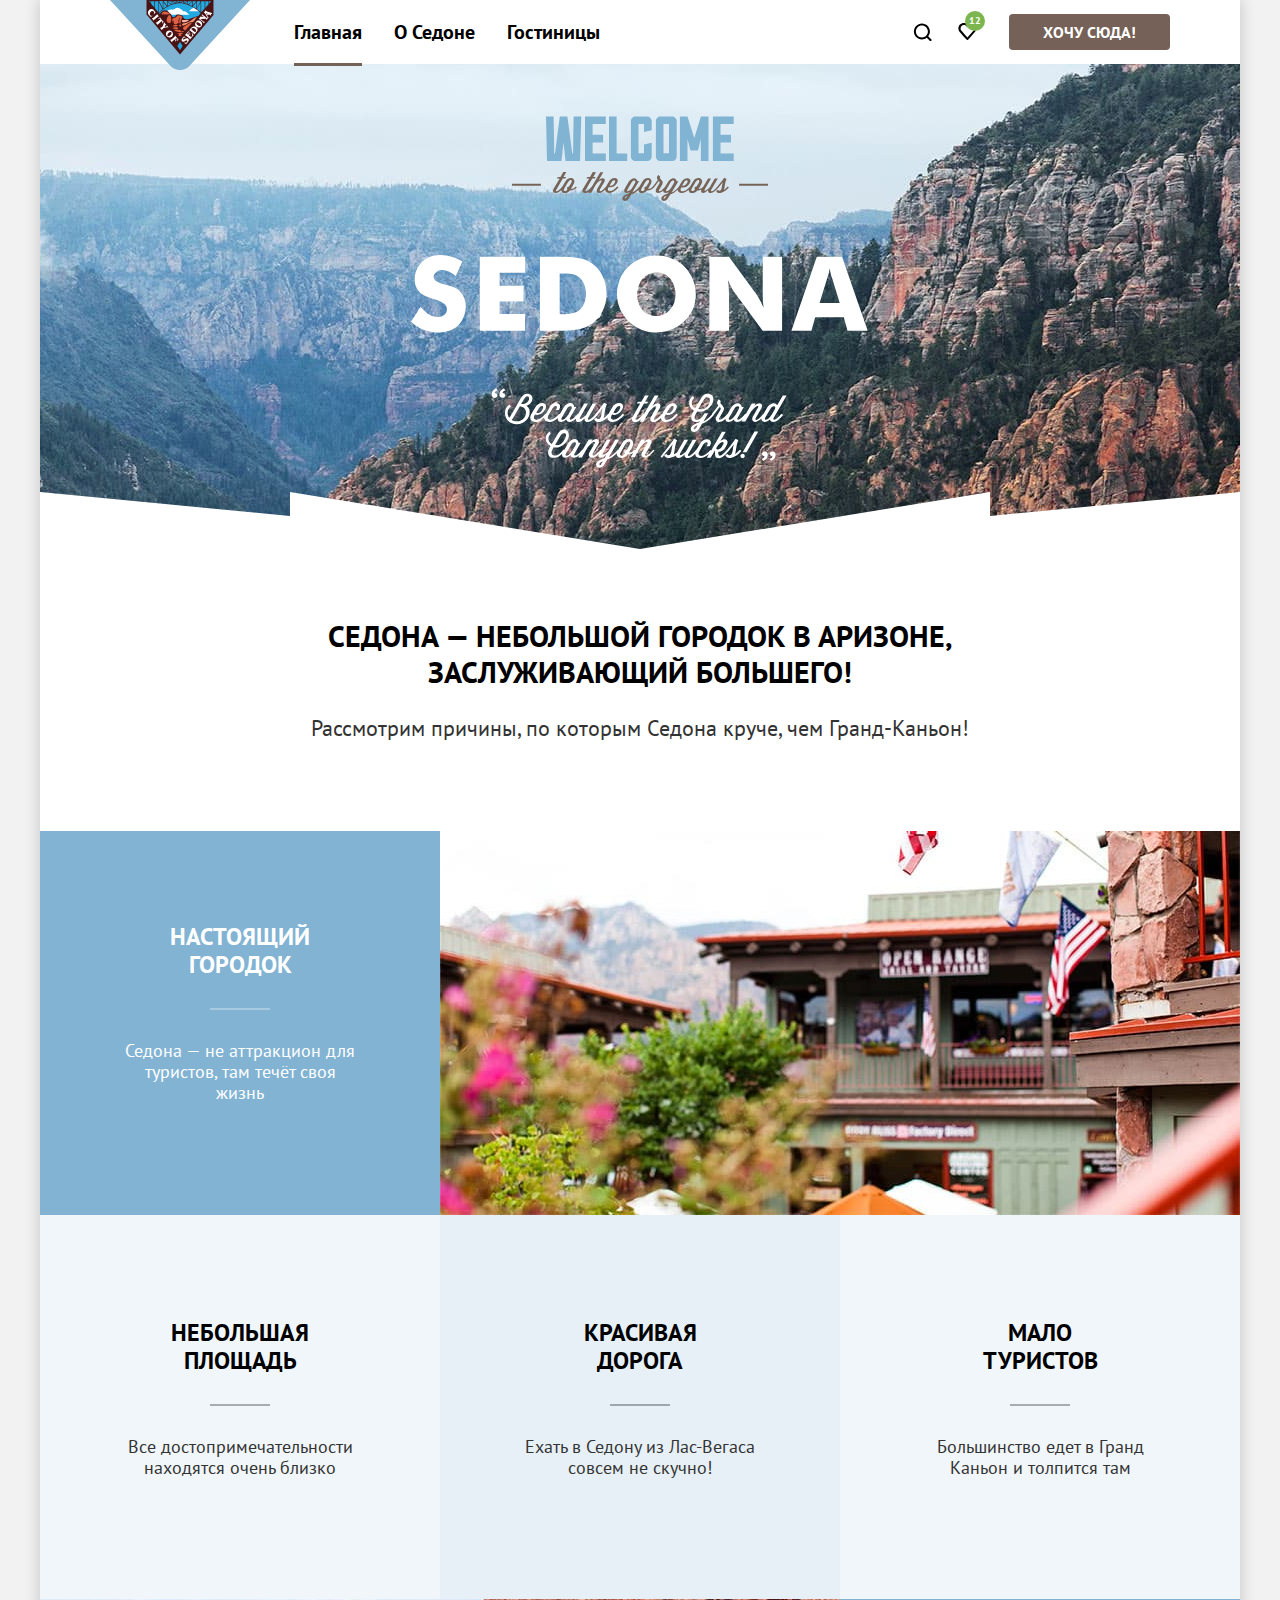
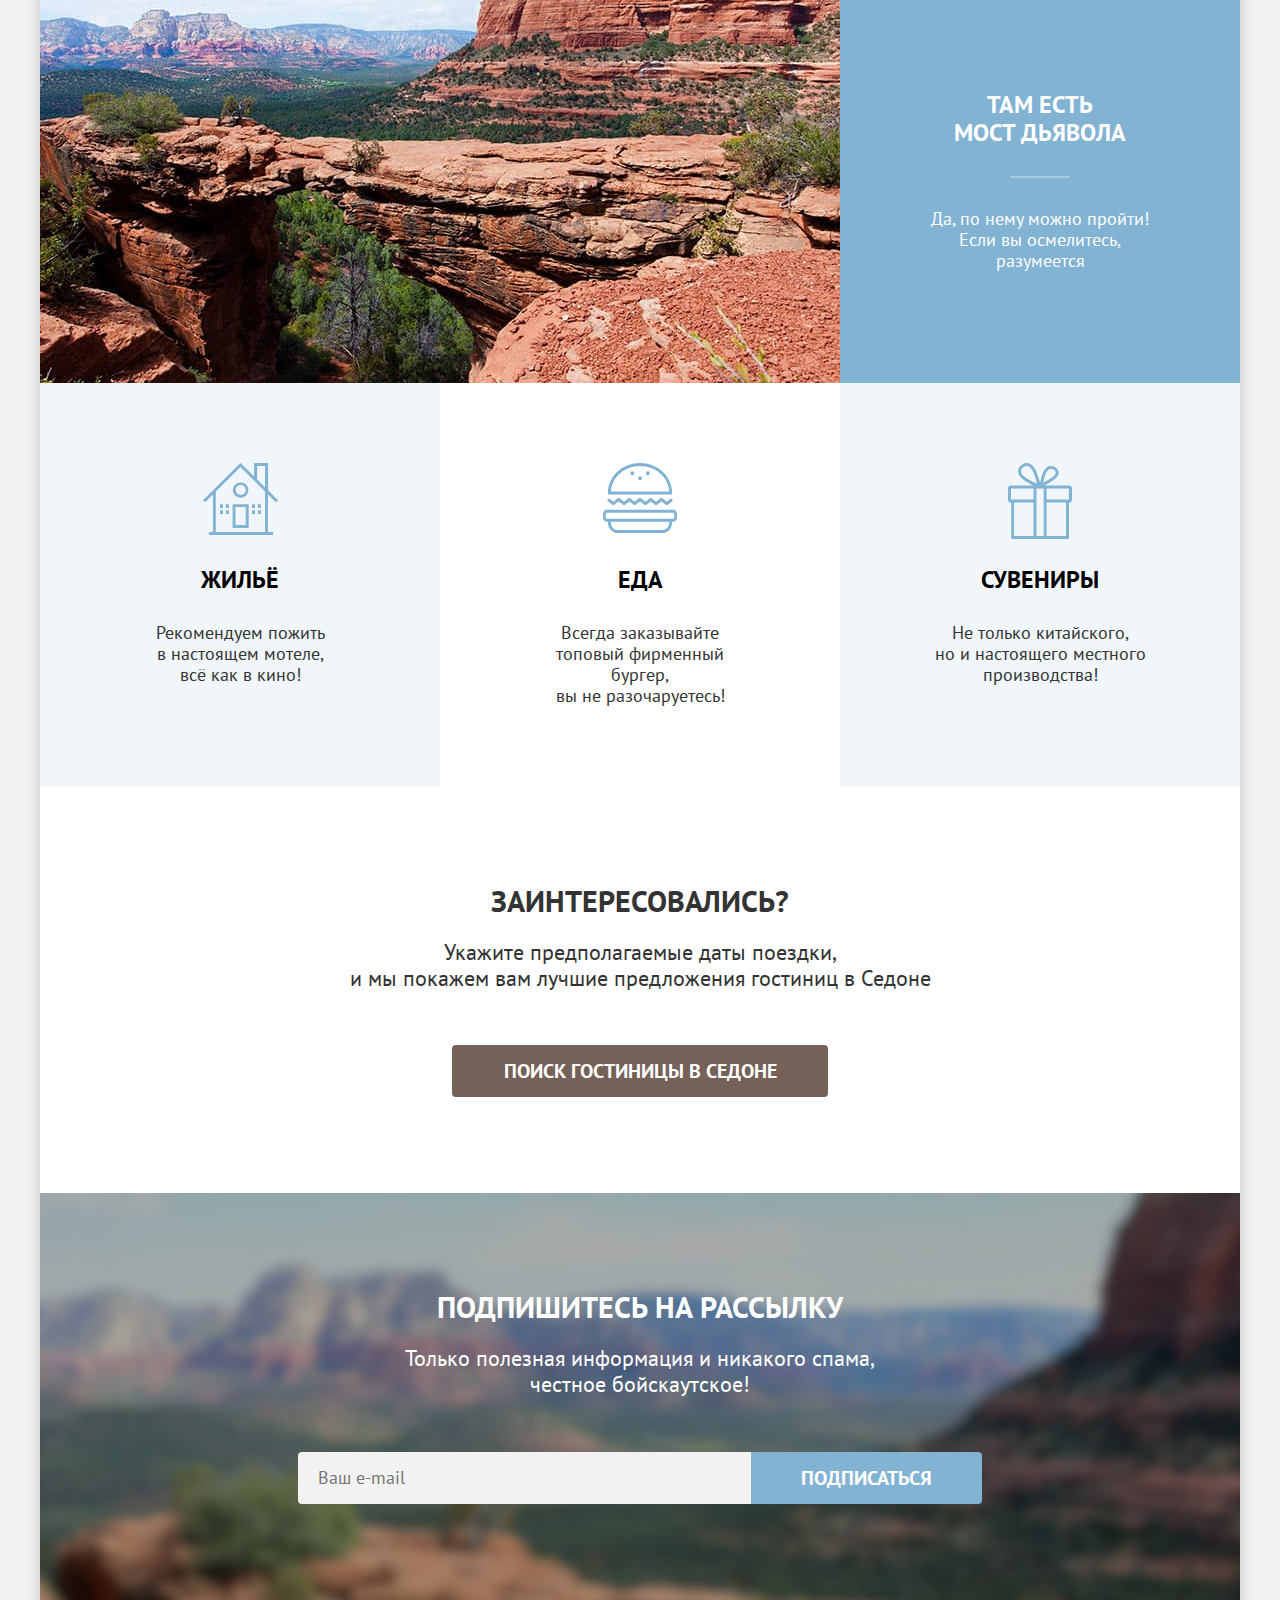
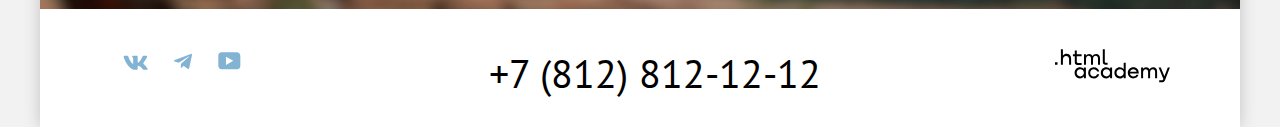
<file: index.html>
<!DOCTYPE html>
<html lang="ru">

<head>
  <meta charset="utf-8">
  <link rel="icon" type="image/png" sizes="32x32" href="images/favicon-32x32.png">
  <link rel="stylesheet" href="styles/styles.css">
  <title>HTML Academy: Седона</title>
</head>

<body class="page-body">
  <div class="page-container">
    <header class="page-header">

      <nav class="navigation">

        <a href="index.html" class="navigation-logo">
          <img class="logo-sedona" src="images/logo-sedona.svg" width="140" height="70" alt="Логотип городка Седона.">
        </a>
        <ul class="page-navigation-list">
          <li class="page-navigation-item page-navigation-active">
            <a class="navigation-link navigation-link-active">Главная</a>
          </li>
          <li class="page-navigation-item">
            <a class="navigation-link" href="#">О Седоне</a>
          </li>
          <li class="page-navigation-item">
            <a class="navigation-link" href="catalog.html">Гостиницы</a>
          </li>
        </ul>

        <ul class="navigation-user-list">
          <li class="navigation-user-item">
            <a href="#" class="user-link header-search-link">
              <span class="visually-hidden">Поиск на сайте.</span>
            </a>
          </li>
          <li class="navigation-user-item">
            <a href="#" class="user-link favorites-link">
              <span class="visually-hidden">Избранные гостиницы.</span>
              <span class="likes-number">12</span>
            </a>
          </li>
          <li class="navigation-user-item">
            <a class="user-link navigation-user-button brown-button uppercase" href="#">Хочу сюда!</a>
          </li>
        </ul>
      </nav>
    </header>

    <main class="main-container main-index">
      <h1 class="visually-hidden">городок Седона</h1>

      <section class="greetings">
        <h2 class="visually-hidden">Добро пожаловать в Седону!</h2>
        <img class="greetings-image" src="images/welcome.svg" width="458" height="352"
          alt="Welcome to the gorgeous Sedona.">
      </section>

      <section class="advantages">
        <h2 class="visually-hidden">Преимущества городка Седона</h2>
        <div class="advantages-text">
          <p class="advantages-text-bold uppercase">Седона &mdash; небольшой городок в Аризоне, заслуживающий
            большего!
          </p>
          <p class="advantages-reasons">Рассмотрим причины, по которым Седона круче, чем Гранд-Каньон!</p>
        </div>

        <ul class="advantages-list">
          <li class="advantages-item advantages-item--spec colored-1">
            <div class="advantages-container advantages-container--spec">
              <h3 class="advantages-title light-theme uppercase">Настоящий городок</h3>
              <p class="advantages-description">Седона &mdash; не аттракцион для туристов, там течёт своя жизнь</p>
            </div>
            <img class="advantages-image advantages-image-sedona" src="images/adv-sedona.jpg" width="800" height="384" alt="Живописные окрестности Седоны.">
          </li>
          <li class="advantages-item colored-2">
            <div class="advantages-container">
              <h3 class="advantages-title uppercase">Небольшая площадь</h3>
              <p class="advantages-description">Все достопримечательности находятся очень близко</p>
            </div>
          </li>
          <li class="advantages-item colored-3">
            <div class="advantages-container">
              <h3 class="advantages-title uppercase">Красивая дорога</h3>
              <p class="advantages-description">Ехать в Седону из Лас-Вегаса совсем не скучно!</p>
            </div>
          </li>
          <li class="advantages-item colored-2">
            <div class="advantages-container">
              <h3 class="advantages-title uppercase">Мало туристов</h3>
              <p class="advantages-description">Большинство едет в Гранд Каньон и толпится там</p>
            </div>
          </li>
          <li class="advantages-item advantages-item--spec colored-1">
            <img class="advantages-image advantages-image-bridge" src="images/adv-bridge.jpg" width="800" height="384" alt="Название моста соотвествует виду пейзажа вокруг. Красные холмы и горы, красная дорога и мост над пропостью, захватывающей дух.">
            <div class="advantages-container advantages-container--spec">
              <h3 class="advantages-title light-theme  uppercase">Там есть мост дьявола</h3>
              <p class="advantages-description">Да, по нему можно пройти! Если вы осмелитесь, разумеется</p>
            </div>
          </li>
        </ul>

        <ul class="local-serve-advantages">
          <li class="serve-item serve-container serve-apartments colored-2">
            <h3 class="serve-title uppercase">Жильё</h3>
            <p class="serve-description">Рекомендуем пожить в&nbsp;настоящем мотеле, <br>всё как в кино!</p>
          </li>
          <li class="serve-item serve-container serve-burger">
            <h3 class="serve-title uppercase">Еда</h3>
            <p class="serve-description">Всегда заказывайте <br>топовый фирменный бургер,
              вы&nbsp;не&nbsp;разочаруетесь!
            </p>
          </li>
          <li class="serve-item serve-container serve-souvenir colored-2">
            <h3 class="serve-title uppercase">Сувениры</h3>
            <p class="serve-description">Не только китайского, но&nbsp;и&nbsp;настоящего местного <br>производства!
            </p>
          </li>
        </ul>
      </section>

      <section class="search-hotels">
        <h2 class="visually-hidden">Поиск гостиниц в Седоне</h2>
        <span class="interested uppercase">Заинтересовались?</span>
        <p class="dates-of-stay">Укажите предполагаемые даты поездки,<br> и мы покажем вам лучшие предложения гостиниц в Седоне</p>
        <a class="search-hotel-link brown-button uppercase" href="catalog.html">Поиск гостиницы в Седоне</a>
      </section>
    </main>

    <footer class="page-footer">

      <section class="newsletter newsletter-background">
        <div class="newsletter-wrapper">
          <h2 class="newsletter-subscription uppercase">Подпишитесь на рассылку</h2>
          <p class="newsletter-text">Только полезная информация и никакого спама, честное бойскаутское!</p>
          <form class="newsletter-form" action="https://echo.htmlacademy.ru/" method="get">
            <input class="newsletter-email" type="email" placeholder="Ваш e-mail" name="email" required>
            <button class="button newsletter-button uppercase" type="submit">Подписаться</button>
          </form>
        </div>
      </section>

      <div class="container-contacts">
        <ul class="socials">
          <li class="socials-item socials-item-vk">
            <a class="socials-link socials-vkontakte" href="https://vk.com/htmlacademy">
              <svg class="socials-svg" role="img" aria-label="группа html-академии Вконтакте." width="25" height="15" viewBox="0 0 25 15" xmlns="http://www.w3.org/2000/svg">
                <path fill-rule="evenodd" clip-rule="evenodd"
                  d="M24.12 1.8c.16-.54 0-.94-.8-.94H20.7c-.67 0-.98.34-1.15.73 0 0-1.33 3.2-3.22 5.27-.61.6-.9.8-1.23.8-.16 0-.41-.2-.41-.75v-5.1c0-.66-.19-.95-.74-.95H9.82c-.42 0-.67.3-.67.59 0 .62.95.76 1.04 2.51v3.8c0 .83-.15.98-.48.98-.9 0-3.06-3.2-4.34-6.88-.25-.72-.5-1-1.18-1H1.57c-.75 0-.9.34-.9.73 0 .68.89 4.07 4.14 8.55 2.17 3.06 5.23 4.72 8 4.72 1.68 0 1.88-.37 1.88-1v-2.32c0-.74.16-.88.7-.88.38 0 1.05.19 2.6 1.66 1.79 1.75 2.08 2.54 3.08 2.54h2.63c.75 0 1.12-.37.9-1.1-.23-.72-1.08-1.77-2.2-3.02-.62-.71-1.54-1.48-1.82-1.86-.39-.5-.28-.71 0-1.15 0 0 3.2-4.42 3.54-5.93Z" />
              </svg>
            </a>
          </li>
          <li class="socials-item socials-item-telegram">
            <a class="socials-link socials-telegram" href="https://t.me/htmlacademy">
              <svg class="socials-svg" role="img" aria-label="Телеграм html-академии." width="18" height="17" viewBox="0 0 18 17" xmlns="http://www.w3.org/2000/svg">
                <path
                  d="M16.79.96.84 7.1c-1.09.44-1.08 1.05-.2 1.32l4.1 1.28 9.47-5.98c.44-.27.85-.13.52.17l-7.68 6.93-.28 4.22c.41 0 .6-.2.83-.41l1.99-1.94 4.13 3.06c.77.42 1.31.2 1.5-.71l2.72-12.8c.28-1.1-.43-1.61-1.16-1.28Z" />
              </svg>
            </a>
          </li>
          <li class="socials-item socials-item-youtube">
            <a class="socials-link socials-youtube" href="https://www.youtube.com/user/htmlacademyru">
              <svg class="socials-svg" role="img" aria-label="Ютюб-канал html-академии." width="23" height="18" viewBox="0 0 23 18" xmlns="http://www.w3.org/2000/svg">
                <path
                  d="M18.94.36H3.51C1.65.36.33 1.95.33 3.76v10.09c0 1.91 1.32 3.5 3.18 3.5h15.65c1.64 0 3.17-1.59 3.17-3.4V3.76c-.22-1.8-1.53-3.4-3.39-3.4ZM7.99 12.89V4.82l7.34 4.04-7.34 4.03Z" />
              </svg>
            </a>
          </li>
        </ul>
        <a class="contacts-phone" href="tel:+78128121212">+7 (812) 812-12-12</a>
        <a class="logo-ha-link" href="https://htmlacademy.ru/">
          <svg class="logo-ha-svg" role="img" aria-label="Логотип HTML-академии." width="115" height="34" viewBox="0 0 115 34" xmlns="http://www.w3.org/2000/svg">
            <path
              d="M0 13.26v2.6h2.5v-2.6H0ZM11.6 4.86c-1.6 0-2.8.7-3.6 1.7h-.1V.36h-2v15.5h2v-5.3c0-2.1 1.3-3.6 3.3-3.6 1.8 0 2.9 1.4 2.9 3.2v5.7h2v-6.1c.1-3-1.8-4.9-4.5-4.9ZM26.6 5.16h-4.8v-3.7h-2v3.8h-1.9v2h1.9v6c0 1.7 1 2.7 2.7 2.7h4.1v-2h-3.7c-.7 0-1.1-.4-1.1-1.1v-5.7h4.8v-2ZM41.1 4.96c-1.6 0-2.9.8-3.5 2.1h-.1c-.6-1.2-1.8-2.1-3.4-2.1-1.4 0-2.5.8-3.1 1.8h-.1v-1.6H29v10.6h2v-5.4c0-2 1-3.5 2.6-3.5 1.5 0 2.4 1 2.4 2.6v6.3h2v-5.6c0-2.4 1.4-3.3 2.6-3.3 1.5 0 2.4 1 2.4 2.6v6.3h2v-6.5c.1-2.5-1.4-4.3-3.9-4.3ZM47.8 13.06c0 1.7 1 2.7 2.8 2.7h2v-2h-1.7c-.7 0-1.1-.4-1.1-1.1V.36h-2v12.7ZM28.9 20.06c-.9-1.1-2.2-1.8-3.9-1.8-3.1 0-5.4 2.3-5.4 5.6s2.3 5.6 5.4 5.6c1.8 0 3-.8 3.8-1.9h.1v1.6h2v-10.6h-2v1.5Zm-3.6 7.4c-2.2 0-3.6-1.6-3.6-3.6s1.4-3.6 3.6-3.6 3.6 1.6 3.6 3.6c0 1.9-1.4 3.6-3.6 3.6ZM44.2 22.36c-.5-2.4-2.6-4.1-5.4-4.1a5.4 5.4 0 0 0-5.6 5.6c0 3.1 2.2 5.6 5.6 5.6 2.8 0 4.9-1.8 5.4-4.2h-2.1a3.4 3.4 0 0 1-3.3 2.3c-2.2 0-3.6-1.6-3.6-3.6s1.4-3.6 3.6-3.6c1.6 0 2.8 1 3.3 2.2h2.1v-.2ZM55.1 20.06c-.9-1.1-2.2-1.8-3.9-1.8-3.1 0-5.4 2.3-5.4 5.6s2.3 5.6 5.4 5.6c1.8 0 3-.8 3.8-1.9h.1v1.6h2v-10.6h-2v1.5Zm-3.6 7.4c-2.2 0-3.6-1.6-3.6-3.6s1.4-3.6 3.6-3.6 3.6 1.6 3.6 3.6c0 1.9-1.5 3.6-3.6 3.6ZM68.7 20.16c-.9-1.1-2.2-1.9-3.9-1.9-3.1 0-5.4 2.3-5.4 5.6s2.2 5.6 5.4 5.6c1.7 0 3-.8 3.8-1.8h.1v1.5h2v-15.4h-2v6.4Zm-3.6 7.3c-2.2 0-3.6-1.6-3.6-3.6s1.4-3.6 3.6-3.6 3.6 1.6 3.6 3.6c-.1 2-1.5 3.6-3.6 3.6ZM78.3 18.26c-3.3 0-5.5 2.5-5.5 5.6 0 3 2.1 5.6 5.5 5.6 2.5 0 4.5-1.3 5.2-3.6h-2.1c-.5 1-1.6 1.6-3 1.6-1.9 0-3.3-1.3-3.4-2.9h8.8c.2-3.6-2-6.3-5.5-6.3Zm0 1.9c1.7 0 3 1 3.3 2.6h-6.5c.3-1.5 1.5-2.6 3.2-2.6ZM98.2 18.26c-1.6 0-2.9.8-3.6 2h-.1c-.6-1.2-1.8-2-3.4-2-1.4 0-2.5.7-3.1 1.8v-1.5h-1.9v10.6h2v-5.4c0-2 1-3.4 2.6-3.5 1.5 0 2.4 1 2.4 2.6v6.3h2v-5.6c0-2.4 1.4-3.3 2.6-3.3 1.5 0 2.4 1 2.4 2.6v6.3h2v-6.5c.1-2.6-1.4-4.4-3.9-4.4ZM109.4 27.36l-3.6-8.9h-2.2l4.8 11.6c-.3.9-.7 1.2-1.7 1.2h-2.5v2h2.5c1.8 0 2.8-.8 3.5-2.6l4.7-12.2h-2.1l-3.4 8.9Z" />
          </svg>
        </a>
      </div>

    </footer>
  </div>

  <div class="modal-container">
    <div class="modal modal-auth">
      <button class="modal-close-button" type="button">
        <span class="visually-hidden">Закрыть.</span>
      </button>
      <section class="modal-content">
        <h2 class="modal-title uppercase">Поиск гостиницы в Седоне</h2>
        <form class="search-modal-form" action="https://echo.htmlacademy.ru/" method="post">
          <div class="field-group">
            <label class="title-modal-form" for="arrival-date-search">Дата заезда:</label>
            <input class="modal-form-field field" type="text" id="arrival-date-search" name="arrival-date" value="27 апреля 2020" required>
            <button class="calendar" type="button">
              <span class="visually-hidden">Календарь для выбора даты заезда.</span>
            </button>
            <span class="suitability-date past-date">Мы не можем отправить вас в прошлое.</span>
          </div>
          <div class="field-group">
            <label class="title-modal-form" for="departure-date-search">Дата выезда:</label>
            <input class="modal-form-field field" type="text" id="departure-date-search" name="departure-date" value="1 сентября 2023" required>
            <span class="suitability-date">На эти даты есть свободные номера. Пока есть.</span>
            <button class="calendar" type="button">
              <span class="visually-hidden">Календарь для выбора даты заезда.</span>
            </button>
          </div>
          <div class="field-group people-number">
            <label class="title-modal-form" for="adults-modal-form">Взрослые:</label>
            <div class="wrapper-number-input">
              <input class="modal-form-field people-number-input" type="number" id="adults-modal-form" name="adults-number" placeholder="2" required>
              <div class="button-people-number-wrapper number-less">
                <button class="number-button button-less" type="button">
                  <svg class="number-button-svg" width="14" height="2" viewBox="0 0 14 2" xmlns="http://www.w3.org/2000/svg">
                    <path d="M0 0L0 2L14 2V0L0 0Z" />
                  </svg>
                  <span class="visually-hidden">Меньше.</span>
                </button>
              </div>
              <div class="button-people-number-wrapper number-more">
                <button class="number-button button-more" type="button">
                  <svg class="number-button-svg" width="14" height="14" viewBox="0 0 14 14" xmlns="http://www.w3.org/2000/svg">
                    <path d="M14 6H8V0H6V6H0V8H6V14H8V8H14V6Z" />
                  </svg>
                  <span class="visually-hidden">Больше.</span>
                </button>
              </div>
            </div>
          </div>
          <div class="field-group people-number popover-info">
            <div class="popover-container">
              <label class="title-modal-form child-info" for="child-modal-form">Дети: </label>

                <a href="#" class="popover-information-link">
                  <span class="visually-hidden">Показать дополнительную информацию</span>
                </a>
                <div class="popover">
                  <p class="popover-content">
                    Укажите количество детей, которые будут с вами, возраст которых от 6 до 18 лет. Дети до 6 лет
                    размещаются бесплатно.
                  </p>
                </div>

            </div>
            <div class="wrapper-number-input">
              <input class="modal-form-field people-number-input" type="number" id="child-modal-form" name="child-number" placeholder="2" required>

              <div class="button-people-number-wrapper number-less">
                <button class="number-button button-less" type="button">
                  <svg class="number-button-svg" width="14" height="2" viewBox="0 0 14 2" xmlns="http://www.w3.org/2000/svg">
                    <path d="M0 0L0 2L14 2V0L0 0Z" />
                  </svg>
                  <span class="visually-hidden">Меньше.</span>
                </button>
              </div>
              <div class="button-people-number-wrapper number-more">
                <button class="number-button button-more" type="button">
                  <svg class="number-button-svg" width="14" height="14" viewBox="0 0 14 14" xmlns="http://www.w3.org/2000/svg">
                    <path d="M14 6H8V0H6V6H0V8H6V14H8V8H14V6Z" />
                  </svg>
                  <span class="visually-hidden">Больше.</span>
                </button>
              </div>
            </div>
          </div>
          <button class="button uppercase modal-button" type="submit">Найти</button>
        </form>
      </section>
    </div>
  </div>
  <script src="./scripts/script.js"></script>
</body>

</html>
</file>
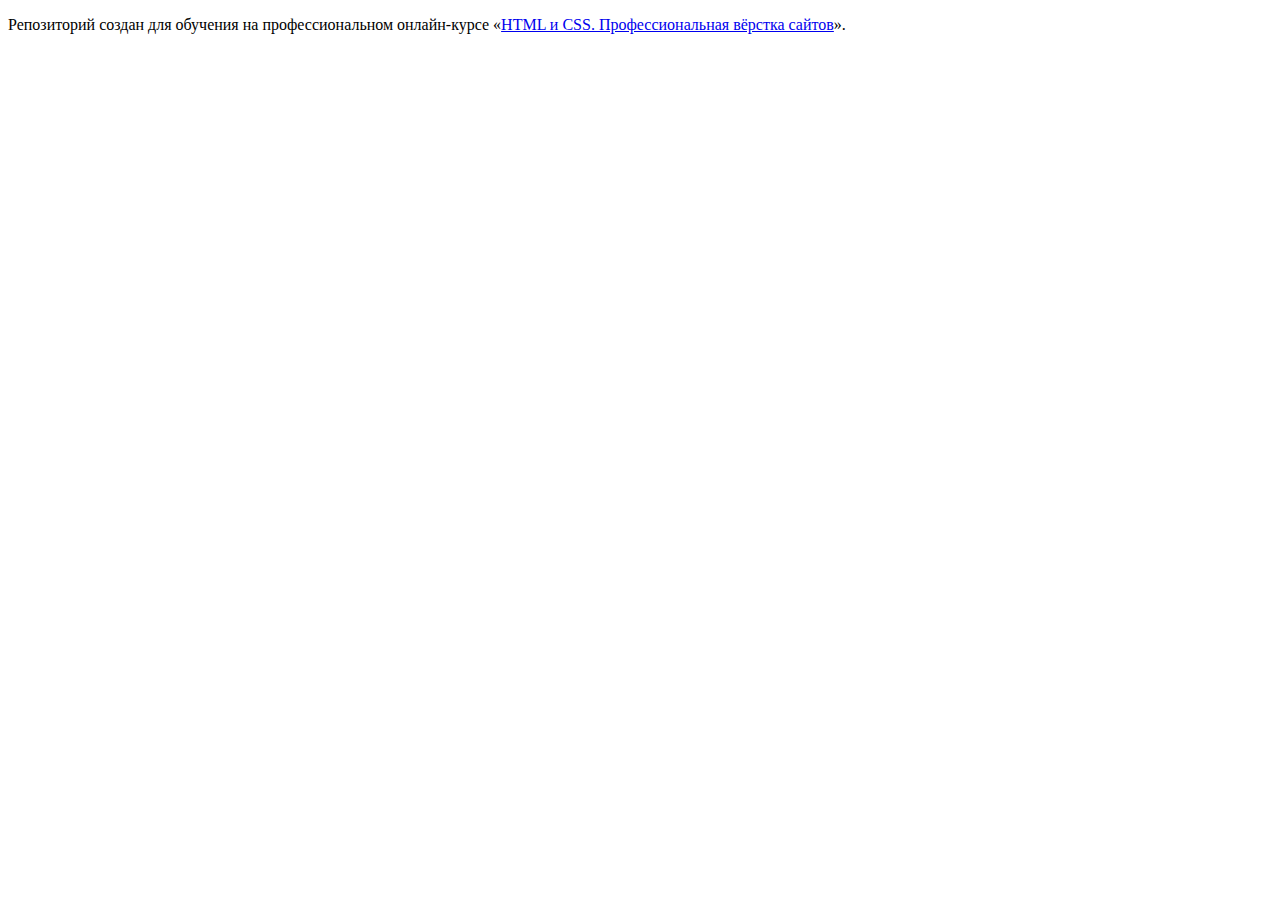
<file: 1/index.html>
<!DOCTYPE html>
<html lang="ru">
  <head>
    <meta charset="utf-8">
    <title>HTML Academy: Седона</title>
    <base href="https://htmlacademy-htmlcss.github.io/2236401-sedona-35/1/">
</head>
  <body>

    <p>Репозиторий создан для обучения на профессиональном онлайн‑курсе «<a href="https://htmlacademy.ru/intensive/htmlcss">HTML и CSS. Профессиональная вёрстка сайтов</a>».</p>

  </body>
</html>
</file>
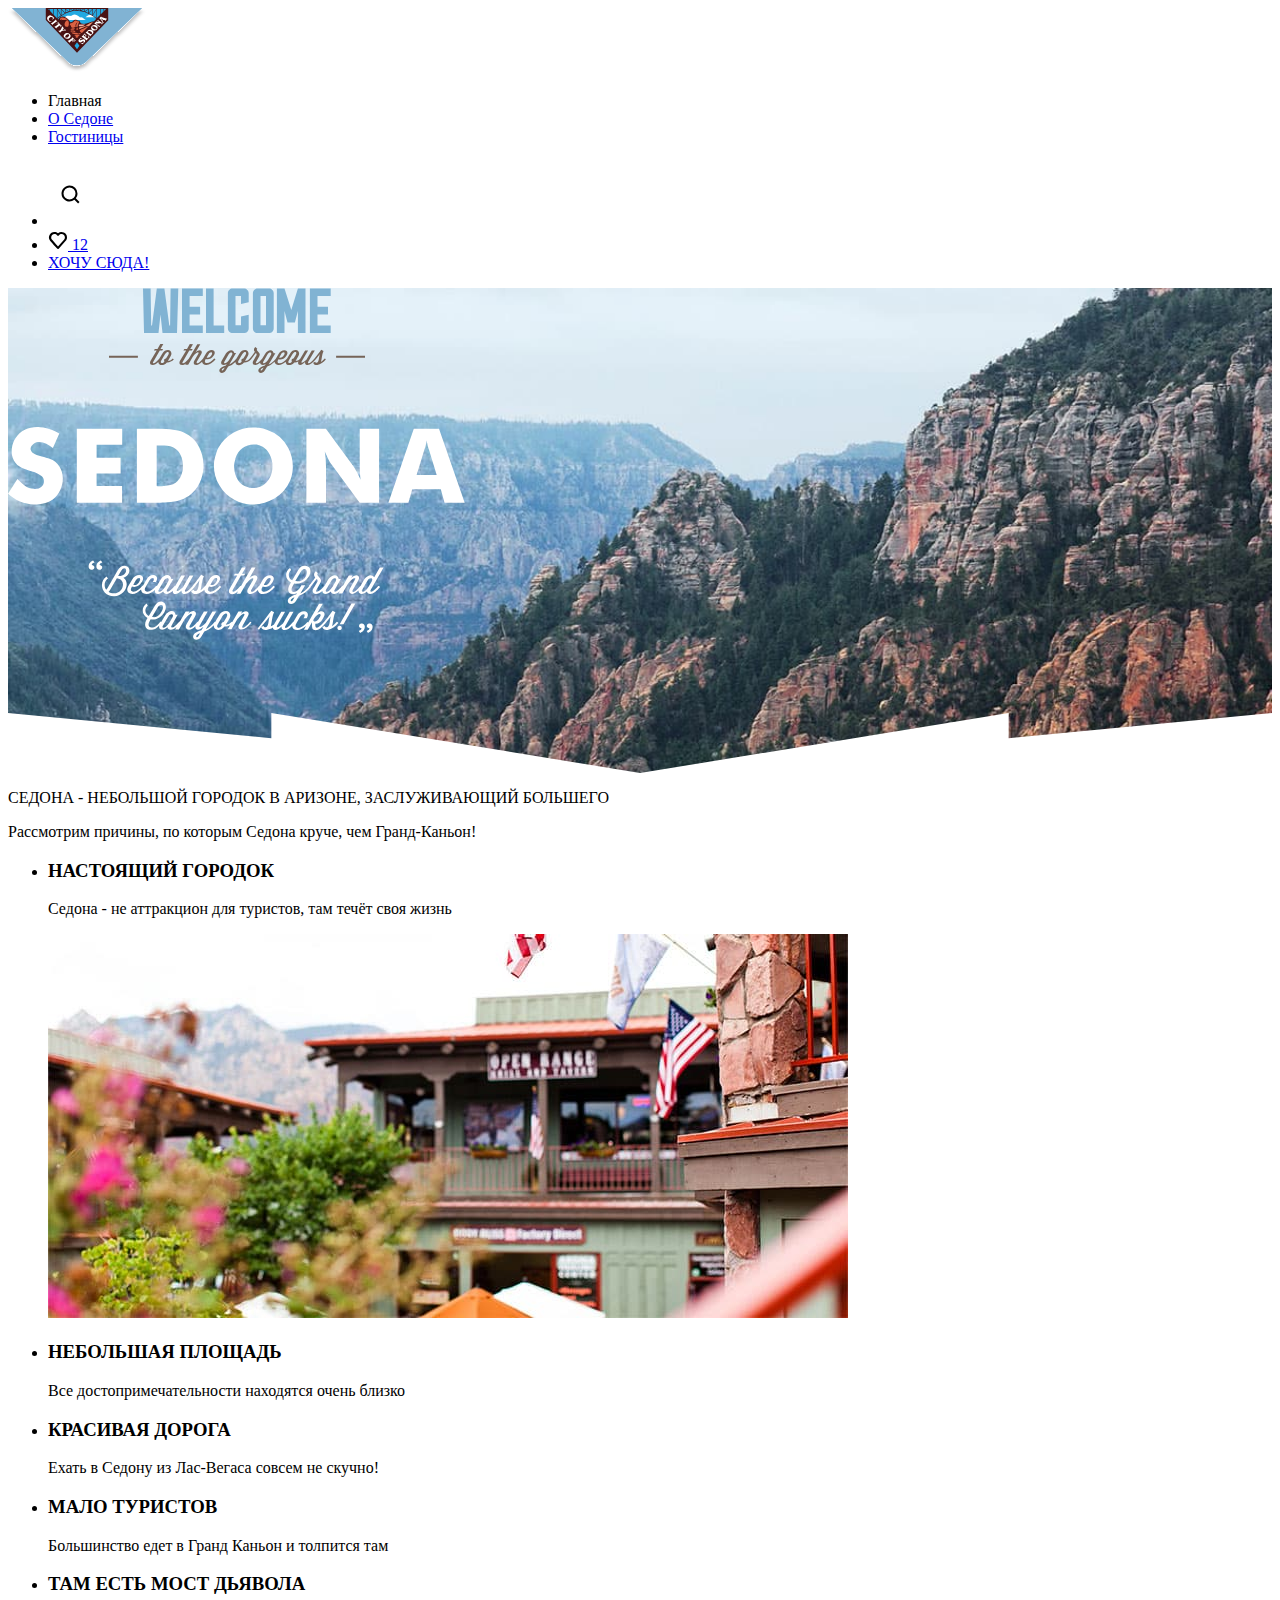
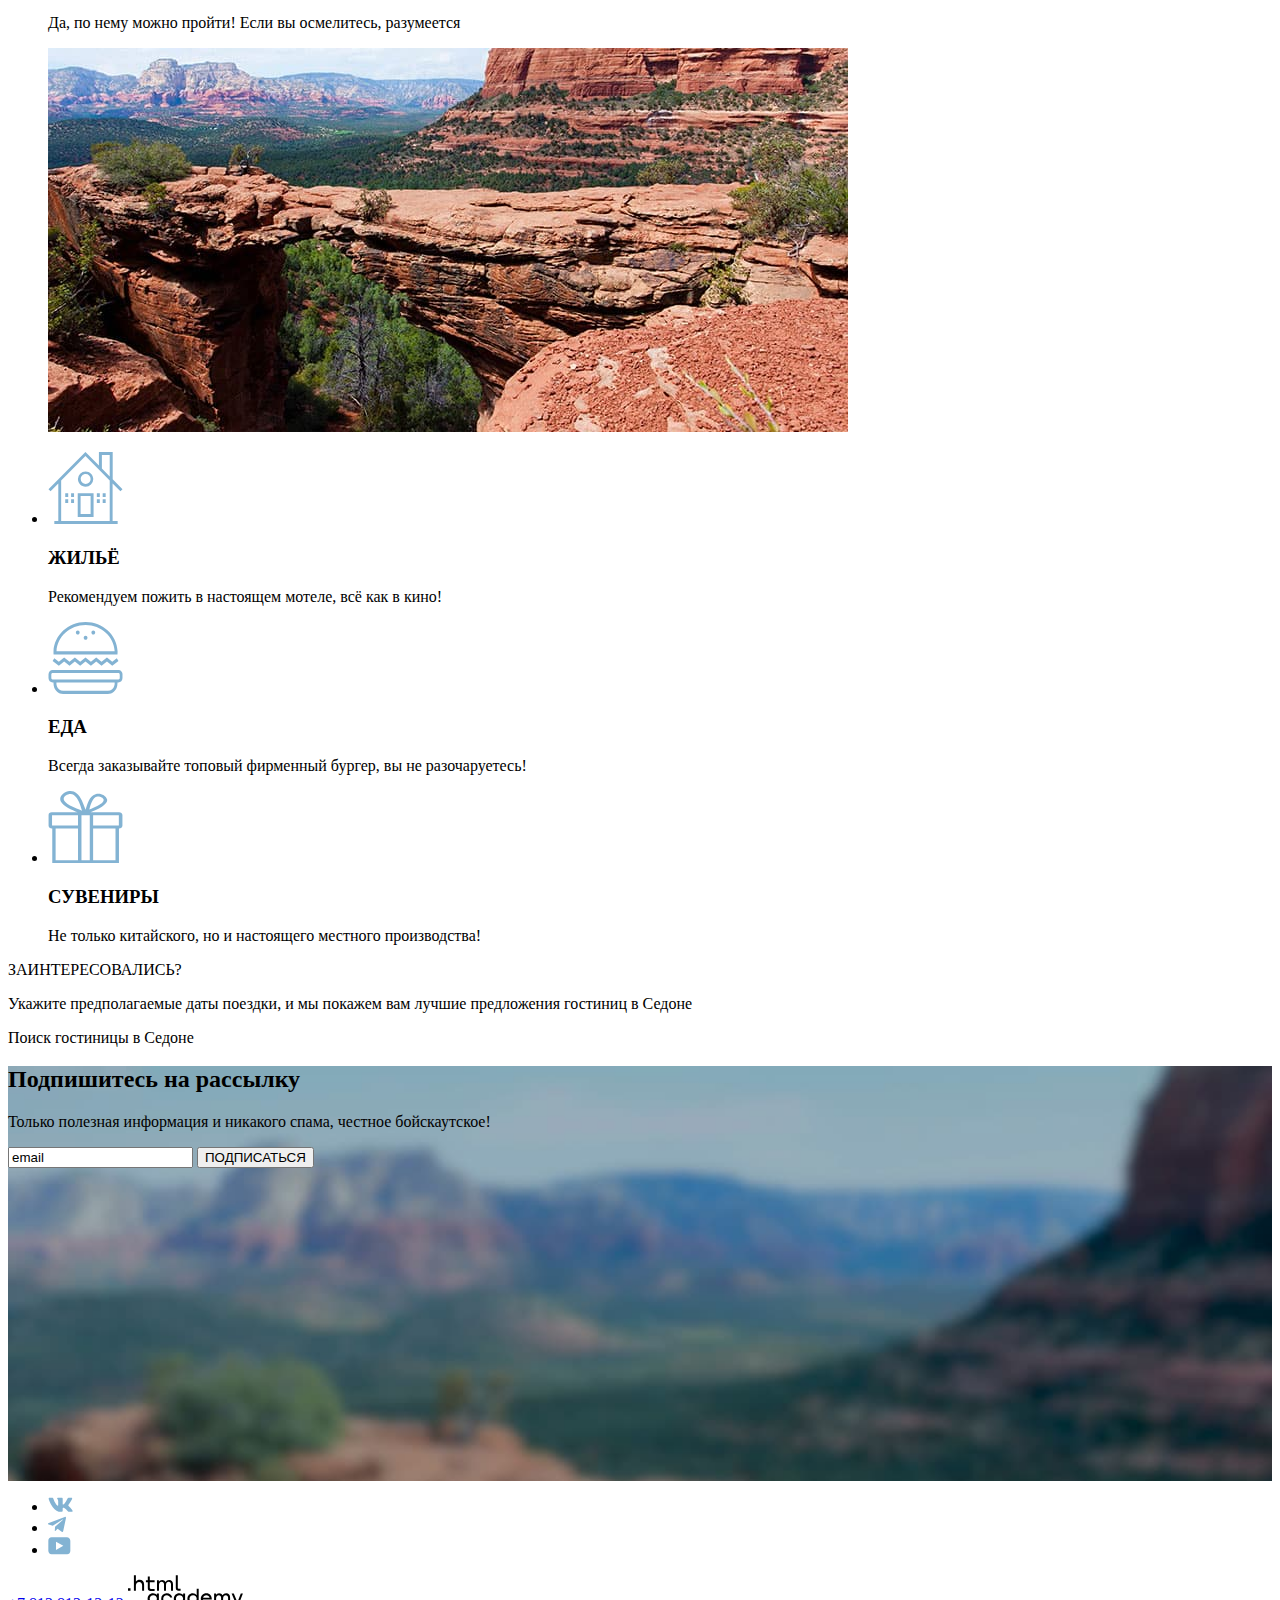
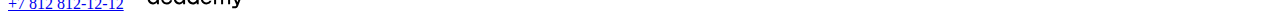
<file: 3/index.html>
<!DOCTYPE html>
<html lang="ru">

<head>
  <meta charset="utf-8">
  <link rel="stylesheet" href="css/style.css">
  <title>HTML Academy: Седона</title>
  <base href="https://htmlacademy-htmlcss.github.io/2236401-sedona-35/3/">
</head>

<body>
  <header class="page-header">

    <nav class="navigation">
      <a class="navigation-logo">
        <img class="logo-sedona" src="images/logo-sedona.svg" width="138" height="64" alt="Логотип городка Седона.">
      </a>
      <ul class="page-navigation-list">
        <li class="page-navigation-item page-navigation-active">
          <a class="navigation-link navigation-link-active">Главная</a>
        </li>
        <li class="page-navigation-item">
          <a class="navigation-link" href="#">О Седоне</a>
        </li>
        <li class="page-navigation-item">
          <a class="navigation-link" href="catalog.html">Гостиницы</a>
        </li>
      </ul>
      <ul class="navigation-user-list">
        <li class="navigation-user-item">
          <a href="#" class="header-search-link">
            <svg width="44" height="64" fill="none" xmlns="http://www.w3.org/2000/svg">
              <path
                d="m31.5 40-3.7-3.67c1-1.3 1.7-2.98 1.7-4.87a8 8 0 0 0-8-7.96c-4.4 0-8 3.68-8 8.06a8 8 0 0 0 12.9 6.26l3.7 3.68 1.4-1.5Zm-10-2.48a6 6 0 0 1-6-5.96 6 6 0 0 1 12 0 6 6 0 0 1-6 5.96Z"
                fill="#000" />
            </svg>
          </a>
        </li>
        <li class="navigation-user-item">
          <a href="#" class="header-like-link">
            <svg role="img" aria-label="Понравилось." width="20" height="20" fill="none"
              xmlns="http://www.w3.org/2000/svg">
              <path
                d="M9.9 19a.9.9 0 0 1-.8-.4c-5.4-6.1-6.7-7.5-7-7.9A5.4 5.4 0 0 1 6.5 2C7.8 2 9 2.5 10 3.3a5.46 5.46 0 0 1 9 4.1c0 1.3-.5 2.5-1.3 3.4l-7 7.9c-.2.2-.4.3-.8.3Zm-6-9.5c.3.4 3.5 4 6.1 6.9l6.2-7c.5-.5.7-1.2.7-2 0-1.8-1.5-3.3-3.3-3.3-1 0-2 .5-2.7 1.3-.3.3-.6.4-.9.4-.3 0-.6-.2-.8-.4-.7-.8-1.7-1.3-2.7-1.3-1.8 0-3.3 1.5-3.3 3.3-.1.9.3 1.6.7 2.1-.1 0-.1 0 0 0Z"
                fill="#000" />
            </svg>
            <span class="likes-number">12</span>
          </a>
        </li>
        <li class="navigation-user-item">
          <a class="navigation-user-link uppercase" href="#">Хочу сюда!</a>
        </li>
      </ul>
    </nav>
  </header>

  <main class="main-index">
    <h1 class="visually-hidden">городок Седона</h1>

    <section class="greetings">
      <h2 class="visually-hidden">Добро пожаловать в Седону!</h2>
      <p class="visually-hidden">Седона круче, чем Гранд-Каньон!</p>
      <div class="greetings-title">
        <img class="greetings-image" src="images/welcome.svg" width="458" height="352"
          alt="Welcome to the gorgeous Sedona.">
      </div>
    </section>

    <section class="advantages">
      <h2 class="visually-hidden">Преимущества городка Седона</h2>
      <div class="advantages-text">
        <p class="uppercase">Седона - небольшой городок в Аризоне, заслуживающий большего</p>
        <p>Рассмотрим причины, по которым Седона круче, чем Гранд-Каньон!</p>
      </div>

      <ul class="advantages-list">
        <li class="advantages-item">
          <h3 class="advantages-title uppercase">Настоящий городок</h3>
          <p class="advantages-description">Седона - не аттракцион для туристов, там течёт своя жизнь</p>
          <img class="advantages-image-sedona" src="images/adv-sedona.jpg" width="800" height="384"
            alt="Живописные окрестности Седоны.">
        </li>
        <li class="advantages-item">
          <h3 class="advantages-title uppercase">Небольшая площадь</h3>
          <p class="advantages-description">Все достопримечательности находятся очень близко</p>
        </li>
        <li class="advantages-item">
          <h3 class="advantages-title uppercase">Красивая дорога</h3>
          <p class="advantages-description">Ехать в Седону из Лас-Вегаса совсем не скучно!</p>
        </li>
        <li class="advantages-item">
          <h3 class="advantages-title uppercase">Мало туристов</h3>
          <p class="advantages-description">Большинство едет в Гранд Каньон и толпится там</p>
        </li>
        <li class="advantages-item">
          <h3 class="advantages-title uppercase">Там есть мост дьявола</h3>
          <p class="advantages-description">Да, по нему можно пройти! Если вы осмелитесь, разумеется</p>
          <img class="advantages-image-bridge" src="images/adv-bridge.jpg" width="800" height="384"
            alt="Название моста соотвествует виду пейзажа вокруг. Красные холмы и горы, красная дорога и мост над пропостью, захватывающей дух.">
        </li>
      </ul>

      <ul class="local-serve-advantages">
        <li class="serve-item">
          <img src="images/icons/apartments-icon.svg" width="75" height="72" alt="Размещение в Седоне.">
          <h3 class="serve-title uppercase">Жильё</h3>
          <p class="serve-description">Рекомендуем пожить в настоящем мотеле, всё как в кино!</p>
        </li>
        <li class="serve-item">
          <img src="images/icons/burger-icon.svg" width="75" height="72" alt="Бургер - фирменная еда города Седона.">
          <h3 class="serve-title uppercase">Еда</h3>
          <p class="serve-description">Всегда заказывайте топовый фирменный бургер, вы не разочаруетесь!</p>
        </li>
        <li class="serve-item">
          <img src="images/icons/souvenir-icon.svg" width="75" height="72" alt="Сувениры местного производства">
          <h3 class="serve-title uppercase">Сувениры</h3>
          <p class="serve-description">Не только китайского, но и настоящего местного производства!</p>
        </li>
      </ul>
    </section>

    <section class="search-hotels">
      <h2 class="visually-hidden">Поиск гостиниц в Седоне</h2>
      <span class="uppercase">Заинтересовались?</span>
      <p class="dates-of-stay">Укажите предполагаемые даты поездки, и мы покажем вам лучшие предложения гостиниц в
        Седоне</p>
      <a class="search-hotel-link">Поиск гостиницы в Седоне</a>
    </section>
  </main>

  <footer class="page-footer">

    <section class="newsletter newsletter-background">
      <h2 class="newsletter-subscription">Подпишитесь на рассылку</h2>
      <p class="newsletter-text">Только полезная информация и никакого спама, честное бойскаутское!</p>
      <form class="newsletter-form" action="https://echo.htmlacademy.ru/" method="get">
        <input class="newsletter-email" type="email" placeholder="Ваш e-mail" name="email" value="email">
        <button class="button newsletter-button uppercase" type="submit">Подписаться</button>
      </form>
    </section>

    <ul class="socials">
      <li class="socials-item socials-item-vk">
        <a class="socials-vkontakte" href="https://vk.com/htmlacademy">
          <svg role="img" aria-label="группа html-академии Вконтакте." width="25" height="15" fill="none"
            xmlns="http://www.w3.org/2000/svg">
            <path fill-rule="evenodd" clip-rule="evenodd"
              d="M24.12 1.8c.16-.54 0-.94-.8-.94H20.7c-.67 0-.98.34-1.15.73 0 0-1.33 3.2-3.22 5.27-.61.6-.9.8-1.23.8-.16 0-.41-.2-.41-.75v-5.1c0-.66-.19-.95-.74-.95H9.82c-.42 0-.67.3-.67.59 0 .62.95.76 1.04 2.51v3.8c0 .83-.15.98-.48.98-.9 0-3.06-3.2-4.34-6.88-.25-.72-.5-1-1.18-1H1.57c-.75 0-.9.34-.9.73 0 .68.89 4.07 4.14 8.55 2.17 3.06 5.23 4.72 8 4.72 1.68 0 1.88-.37 1.88-1v-2.32c0-.74.16-.88.7-.88.38 0 1.05.19 2.6 1.66 1.79 1.75 2.08 2.54 3.08 2.54h2.63c.75 0 1.12-.37.9-1.1-.23-.72-1.08-1.77-2.2-3.02-.62-.71-1.54-1.48-1.82-1.86-.39-.5-.28-.71 0-1.15 0 0 3.2-4.42 3.54-5.93Z"
              fill="#83B3D3" />
          </svg>
        </a>
      </li>
      <li class="socials-item socials-item-telegram">
        <a class="socials-telegram" href="https://t.me/htmlacademy">
          <svg role="img" aria-label="Телеграм html-академии." width="18" height="17" fill="none"
            xmlns="http://www.w3.org/2000/svg">
            <path
              d="M16.79.96.84 7.1c-1.09.44-1.08 1.05-.2 1.32l4.1 1.28 9.47-5.98c.44-.27.85-.13.52.17l-7.68 6.93-.28 4.22c.41 0 .6-.2.83-.41l1.99-1.94 4.13 3.06c.77.42 1.31.2 1.5-.71l2.72-12.8c.28-1.1-.43-1.61-1.16-1.28Z"
              fill="#83B3D3" />
          </svg>
        </a>
      </li>
      <li class="socials-item socials-item-youtube">
        <a class="socials-youtube" href="https://www.youtube.com/user/htmlacademyru">
          <svg role="img" aria-label="Ютюб-канал html-академии." width="23" height="18" fill="none"
            xmlns="http://www.w3.org/2000/svg">
            <path
              d="M18.94.36H3.51C1.65.36.33 1.95.33 3.76v10.09c0 1.91 1.32 3.5 3.18 3.5h15.65c1.64 0 3.17-1.59 3.17-3.4V3.76c-.22-1.8-1.53-3.4-3.39-3.4ZM7.99 12.89V4.82l7.34 4.04-7.34 4.03Z"
              fill="#83B3D3" />
          </svg>
        </a>
      </li>
    </ul>
    <a class="contacts-phone" href="tel:+78128121212">+7 812 812-12-12</a>
    <a class="logo-ha" href="https://htmlacademy.ru/">
      <svg role="img" aria-label="Логотип HTML-академии." width="115" height="34" fill="none"
        xmlns="http://www.w3.org/2000/svg">
        <path
          d="M0 13.26v2.6h2.5v-2.6H0ZM11.6 4.86c-1.6 0-2.8.7-3.6 1.7h-.1V.36h-2v15.5h2v-5.3c0-2.1 1.3-3.6 3.3-3.6 1.8 0 2.9 1.4 2.9 3.2v5.7h2v-6.1c.1-3-1.8-4.9-4.5-4.9ZM26.6 5.16h-4.8v-3.7h-2v3.8h-1.9v2h1.9v6c0 1.7 1 2.7 2.7 2.7h4.1v-2h-3.7c-.7 0-1.1-.4-1.1-1.1v-5.7h4.8v-2ZM41.1 4.96c-1.6 0-2.9.8-3.5 2.1h-.1c-.6-1.2-1.8-2.1-3.4-2.1-1.4 0-2.5.8-3.1 1.8h-.1v-1.6H29v10.6h2v-5.4c0-2 1-3.5 2.6-3.5 1.5 0 2.4 1 2.4 2.6v6.3h2v-5.6c0-2.4 1.4-3.3 2.6-3.3 1.5 0 2.4 1 2.4 2.6v6.3h2v-6.5c.1-2.5-1.4-4.3-3.9-4.3ZM47.8 13.06c0 1.7 1 2.7 2.8 2.7h2v-2h-1.7c-.7 0-1.1-.4-1.1-1.1V.36h-2v12.7ZM28.9 20.06c-.9-1.1-2.2-1.8-3.9-1.8-3.1 0-5.4 2.3-5.4 5.6s2.3 5.6 5.4 5.6c1.8 0 3-.8 3.8-1.9h.1v1.6h2v-10.6h-2v1.5Zm-3.6 7.4c-2.2 0-3.6-1.6-3.6-3.6s1.4-3.6 3.6-3.6 3.6 1.6 3.6 3.6c0 1.9-1.4 3.6-3.6 3.6ZM44.2 22.36c-.5-2.4-2.6-4.1-5.4-4.1a5.4 5.4 0 0 0-5.6 5.6c0 3.1 2.2 5.6 5.6 5.6 2.8 0 4.9-1.8 5.4-4.2h-2.1a3.4 3.4 0 0 1-3.3 2.3c-2.2 0-3.6-1.6-3.6-3.6s1.4-3.6 3.6-3.6c1.6 0 2.8 1 3.3 2.2h2.1v-.2ZM55.1 20.06c-.9-1.1-2.2-1.8-3.9-1.8-3.1 0-5.4 2.3-5.4 5.6s2.3 5.6 5.4 5.6c1.8 0 3-.8 3.8-1.9h.1v1.6h2v-10.6h-2v1.5Zm-3.6 7.4c-2.2 0-3.6-1.6-3.6-3.6s1.4-3.6 3.6-3.6 3.6 1.6 3.6 3.6c0 1.9-1.5 3.6-3.6 3.6ZM68.7 20.16c-.9-1.1-2.2-1.9-3.9-1.9-3.1 0-5.4 2.3-5.4 5.6s2.2 5.6 5.4 5.6c1.7 0 3-.8 3.8-1.8h.1v1.5h2v-15.4h-2v6.4Zm-3.6 7.3c-2.2 0-3.6-1.6-3.6-3.6s1.4-3.6 3.6-3.6 3.6 1.6 3.6 3.6c-.1 2-1.5 3.6-3.6 3.6ZM78.3 18.26c-3.3 0-5.5 2.5-5.5 5.6 0 3 2.1 5.6 5.5 5.6 2.5 0 4.5-1.3 5.2-3.6h-2.1c-.5 1-1.6 1.6-3 1.6-1.9 0-3.3-1.3-3.4-2.9h8.8c.2-3.6-2-6.3-5.5-6.3Zm0 1.9c1.7 0 3 1 3.3 2.6h-6.5c.3-1.5 1.5-2.6 3.2-2.6ZM98.2 18.26c-1.6 0-2.9.8-3.6 2h-.1c-.6-1.2-1.8-2-3.4-2-1.4 0-2.5.7-3.1 1.8v-1.5h-1.9v10.6h2v-5.4c0-2 1-3.4 2.6-3.5 1.5 0 2.4 1 2.4 2.6v6.3h2v-5.6c0-2.4 1.4-3.3 2.6-3.3 1.5 0 2.4 1 2.4 2.6v6.3h2v-6.5c.1-2.6-1.4-4.4-3.9-4.4ZM109.4 27.36l-3.6-8.9h-2.2l4.8 11.6c-.3.9-.7 1.2-1.7 1.2h-2.5v2h2.5c1.8 0 2.8-.8 3.5-2.6l4.7-12.2h-2.1l-3.4 8.9Z"
          fill="#000" />
      </svg>
    </a>

  </footer>
</body>

</html>
</file>
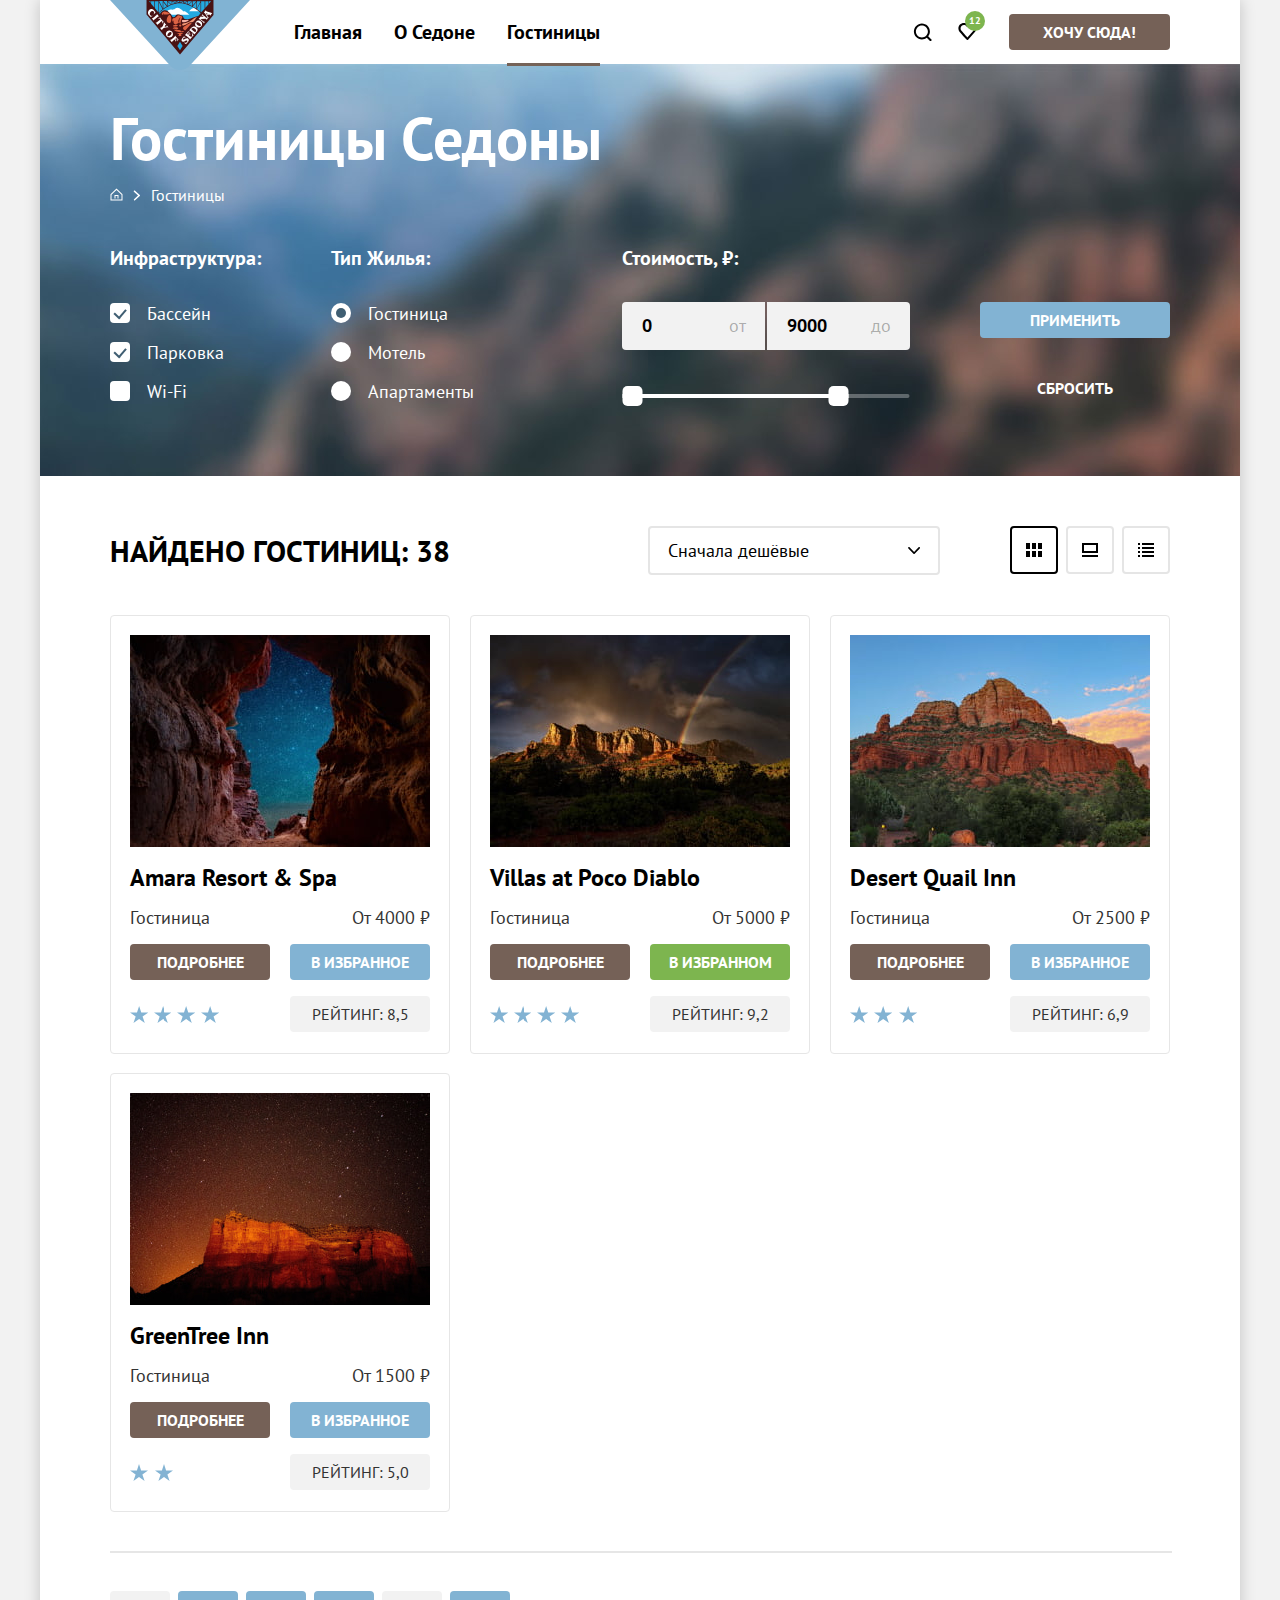
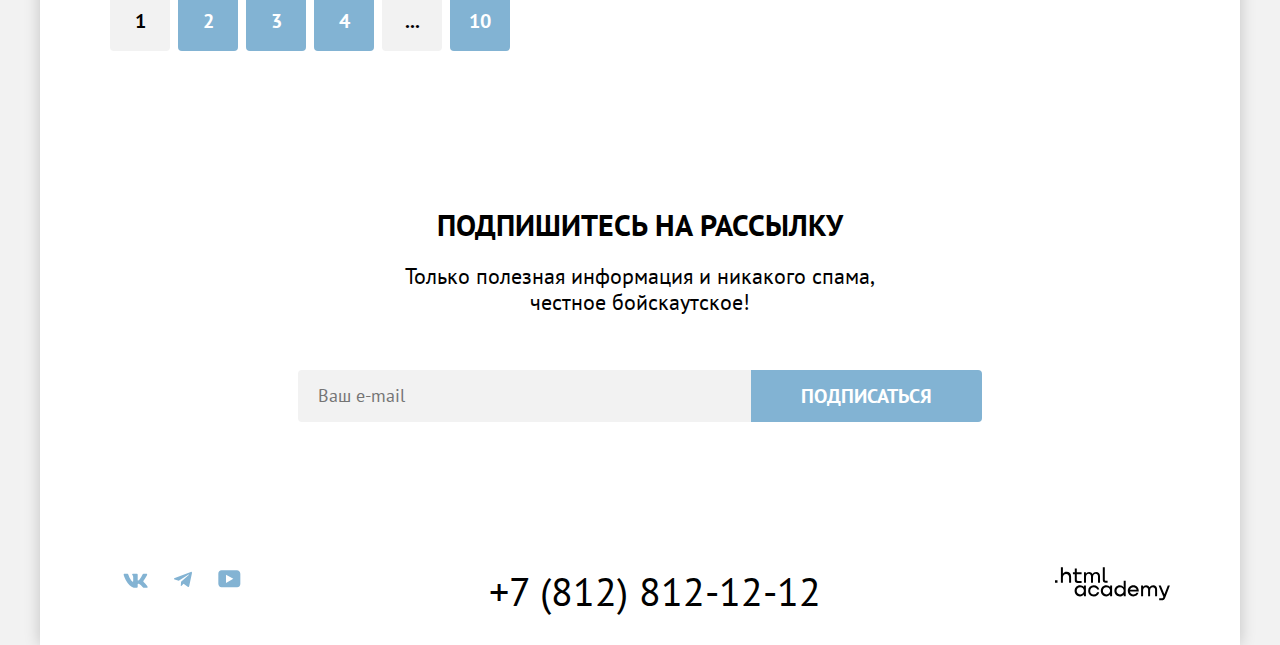
<file: catalog.html>
<!DOCTYPE html>
<html lang="ru">

<head>
  <meta charset="UTF-8">
  <meta http-equiv="X-UA-Compatible" content="IE=edge">
  <meta name="viewport" content="width=device-width, initial-scale=1.0">
  <link rel="icon" type="image/png" sizes="32x32" href="images/favicon-32x32.png">
  <link rel="stylesheet" href="styles/styles.css">
  <title>Гостиницы Седоны</title>
</head>

<body>
  <div class="page-container">
    <header class="page-header">

      <nav class="navigation">

        <a href="index.html" class="navigation-logo">
          <img class="logo-sedona" src="images/logo-sedona.svg" width="140" height="70" alt="Логотип городка Седона.">
        </a>
        <ul class="page-navigation-list">
          <li class="page-navigation-item ">
            <a class="navigation-link" href="index.html">Главная</a>
          </li>
          <li class="page-navigation-item">
            <a class="navigation-link" href="#">О Седоне</a>
          </li>
          <li class="page-navigation-item page-navigation-active">
            <a class="navigation-link navigation-link-active" href="catalog.html">Гостиницы</a>
          </li>
        </ul>

        <ul class="navigation-user-list">
          <li class="navigation-user-item">
            <a href="#" class="user-link header-search-link">
              <span class="visually-hidden">Поиск на сайте.</span>
            </a>
          </li>
          <li class="navigation-user-item">
            <a href="#" class="user-link favorites-link">
              <span class="visually-hidden">Избранные гостиницы.</span>
              <span class="likes-number">12</span>
            </a>
          </li>
          <li class="navigation-user-item">
            <a class="user-link navigation-user-button brown-button uppercase" href="#">Хочу сюда!</a>
          </li>
        </ul>
      </nav>

    </header>

    <main class="main-container main-inner">
      <h1 class="visually-hidden">городок Седона</h1>

      <section class="hotel-search-form">
        <div class="search-form-container">
          <h2 class="search-form-title">Гостиницы Седоны</h2>
          <ul class="breadcrumbs">
            <li class="breadcrumbs-item">
              <a class="breadcrumbs-link" href="index.html">
                <svg role="img" aria-label="Вернуться на главную страницу." width="13" height="13" viewBox="0 0 13 13" fill="none" xmlns="http://www.w3.org/2000/svg">
                  <path d="M6.5 0.5L0.5 6.30006V12.5001H12.5V6.30006L6.5 0.5ZM11.5 11.5001H1.5V6.70005L6.5 1.9L11.5 6.70005V11.5001Z" fill="white" />
                  <path d="M4.5 10.5001H5.5V8.00005H7.5V10.5001H8.5V7.00005H4.5V10.5001Z" fill="white" />
                </svg>
              </a>
            </li>
            <li class="breadcrumbs-item">
              <a class="breadcrumbs-link" href="catalog.html">Гостиницы</a>
            </li>
          </ul>

          <form class="hotel-filter" action="https://echo.htmlacademy.ru/" method="get">
            <fieldset class="hotel-filter-group filter-infrastructure">
              <legend class="hotel-filter-title">
                Инфраструктура:
              </legend>
              <ul class="hotel-filter-list">
                <li class="hotel-filter-item">
                  <label class="control">
                    <input class="control-input" type="checkbox" checked name="infrastructure" value="s-pool">
                    <span class="control-mark"></span>
                    <span class="control-value">Бассейн</span>
                  </label>
                </li>
                <li class="hotel-filter-item">
                  <label class="control">
                    <input class="control-input" type="checkbox" checked name="infrastructure" value="P">
                    <span class="control-mark"></span>
                    <span class="control-value">Парковка</span>
                  </label>
                </li>
                <li class="hotel-filter-item">
                  <label class="control">
                    <input class="control-input" type="checkbox" name="infrastructure" value="Wi-Fi">
                    <span class="control-mark"></span>
                    <span class="control-value">Wi-Fi</span>
                  </label>
                </li>
              </ul>
            </fieldset>

            <fieldset class="hotel-filter-group filter-housing">
              <legend class="hotel-filter-title">
                Тип Жилья:
              </legend>
              <ul class="hotel-filter-list">
                <li class="hotel-filter-item">
                  <label class="control">
                    <input class="control-input" type="radio" name="type-of-housing" value="hotel" checked>
                    <span class="control-mark"></span>
                    <span class="control-value">Гостиница</span>
                  </label>
                </li>
                <li class="hotel-filter-item">
                  <label class="control">
                    <input class="control-input" type="radio" name="type-of-housing" value="motel">
                    <span class="control-mark"></span>
                    <span class="control-value">Мотель</span>
                  </label>
                </li>
                <li class="hotel-filter-item">
                  <label class="control">
                    <input class="control-input" type="radio" name="type-of-housing" value="apartments">
                    <span class="control-mark"></span>
                    <span class="control-value">Апартаменты</span>
                  </label>
                </li>
              </ul>
            </fieldset>

            <fieldset class="hotel-filter-group filter-price">
              <legend class="hotel-filter-title price-title">
                Стоимость, &#x20bd;:
              </legend>
              <label class="price label-price-min">
                <input class="price-input price-min" value="0" type="number" name="price-min" min="0" max="999999">
              </label>
              <label class="price label-price-max">
                <input class="price-input price-max" value="9000" type="number" name="price-max" min="0" max="999999">
              </label>
              <div class="range">
                <div class="range-scale">
                  <div class="range-bar" style="left: 0; width: 226px">
                    <button class="range-toggle toggle-min" type="button">
                      <span class="visually-hidden">Изменить минимальную цену.</span>
                    </button>
                    <button class="range-toggle toggle-max" type="button">
                      <span class="visually-hidden">Изменить максимальную цену.</span>
                    </button>
                  </div>
                </div>
              </div>
            </fieldset>

            <div class="form-filter-button">
              <button class="filter-apply uppercase button" type="submit">Применить</button>
              <button class="filter-reset uppercase button" type="reset">Сбросить</button>
            </div>

          </form>
        </div>
      </section>

      <section class="hotel-filter-result">
        <h3 class="visually-hidden">Найдено гостиниц по запросу</h3>
        <p class="filter-sum uppercase">Найдено гостиниц: 38</p>
        <div class="control-menu-wrapper">
          <div class="select sorting-type">
            <select class="select-control" aria-label="Сортировка">
              <option value="cheap">Сначала дешёвые</option>
              <option value="popular">Сначала популярные</option>
              <option value="expensive">Сначала дорогие</option>
            </select>
          </div>
          <div class="button-view-wrapper">
            <a href="#" class="button-view-link view-cards button-view-current">
              <span class="visually-hidden">Показать карточки</span>
            </a>
            <a class="button-view-link view-slide" href="#">
              <span class="visually-hidden">Показать слайды</span>
            </a>
            <a class="button-view-link view-list" href="#">
              <span class="visually-hidden">Показать список</span>
            </a>
          </div>
        </div>
      </section>

      <section class="hotel-catalog">
        <h3 class="visually-hidden">Список гостиниц с фильтрами</h3>
        <ul class="hotel-card">
          <li class="hotel-card-item">
            <div class="card-container">
              <a href="#" class="hotel-image-link">
                <img class="hotel-image" src="images/hotels/hotel-amara.jpg" width="300" height="212" alt="Amara Resort & Spa.">
              </a>
              <a href="#" class="hotel-item-title">Amara Resort & Spa</a>
              <div class="hotel-description-wrapper">
                <span class="type-of-housing">Гостиница</span>
                <span class="hotel-price">От 4000 &#x20bd;</span>

                <a class="about-hotel button brown-button uppercase" href="#">Подробнее</a>
                <form class="favourite-button-form">
                  <button class="button button-to-favorites uppercase" type="button">В избранное</button>
                </form>

                <p class="hotel-stars hotel-stars--four">
                  <span class="visually-hidden">Звёздность отеля</span>
                </p>
                <span class="hotel-rating uppercase">Рейтинг: 8,5</span>
              </div>
            </div>
          </li>
          <li class="hotel-card-item">
            <div class="card-container">
              <a href="#" class="hotel-image-link">
                <img class="hotel-image" src="images/hotels/hotel-diablo.jpg" width="300" height="212" alt="Villas at Poco Diablo.">
              </a>
              <a href="#" class="hotel-item-title">Villas at Poco Diablo</a>
              <div class="hotel-description-wrapper">
                <span class="type-of-housing">Гостиница</span>
                <span class="hotel-price">От 5000 &#x20bd;</span>

                <a class="about-hotel button brown-button uppercase" href="#">Подробнее</a>
                <form class="favourite-button-form">
                  <button class="button button-to-favorites button-favorite-active uppercase" type="button">В избранном</button>
                </form>

                <p class="hotel-stars hotel-stars--four">
                  <span class="visually-hidden">Звёздность отеля</span>
                </p>
                <span class="hotel-rating uppercase">Рейтинг: 9,2</span>
              </div>
            </div>
          </li>
          <li class="hotel-card-item">
            <div class="card-container">
              <a href="#" class="hotel-image-link">
                <img class="hotel-image" src="images/hotels/hotel-desert.jpg" width="300" height="212" alt="Desert Quail Inn.">
              </a>
              <a href="#" class="hotel-item-title">Desert Quail Inn</a>
              <div class="hotel-description-wrapper">
                <span class="type-of-housing">Гостиница</span>
                <span class="hotel-price">От 2500 &#x20bd;</span>

                <a class="about-hotel button brown-button uppercase" href="#">Подробнее</a>
                <form class="favourite-button-form">
                  <button class="button button-to-favorites uppercase" type="button">В избранное</button>
                </form>

                <p class="hotel-stars hotel-stars--three">
                  <span class="visually-hidden">Звёздность отеля</span>
                </p>
                <span class="hotel-rating uppercase">Рейтинг: 6,9</span>
              </div>
            </div>
          </li>

          <li class="hotel-card-item">
            <div class="card-container">
              <a href="#" class="hotel-image-link">
                <img class="hotel-image" src="images/hotels/hotel-greentree.jpg" width="300" height="212" alt="GreenTree Inn.">
              </a>
              <a href="#" class="hotel-item-title">GreenTree Inn</a>
              <div class="hotel-description-wrapper">
                <span class="type-of-housing">Гостиница</span>
                <span class="hotel-price">От 1500 &#x20bd;</span>

                <a class="about-hotel button brown-button uppercase" href="#">Подробнее</a>
                <form class="favourite-button-form">
                  <button class="button button-to-favorites uppercase" type="button">В избранное</button>
                </form>

                <p class="hotel-stars hotel-stars--two">
                  <span class="visually-hidden">Звёздность отеля</span>
                </p>
                <span class="hotel-rating uppercase">Рейтинг: 5,0</span>
              </div>
            </div>
          </li>
        </ul>

        <ul class="pagination">
          <li class="pagination-item">
            <a class="pagination-link pagination-current">1</a>
          </li>
          <li class="pagination-item">
            <a class="pagination-link" href="#">2</a>
          </li>
          <li class="pagination-item">
            <a class="pagination-link" href="#">3</a>
          </li>
          <li class="pagination-item">
            <a class="pagination-link" href="#">4</a>
          </li>
          <li class="pagination-item">
            <a class="pagination-link pagination-current">...</a>
          </li>
          <li class="pagination-item">
            <a class="pagination-link" href="#">10</a>
          </li>
        </ul>
      </section>
    </main>

    <footer class="page-footer">

      <section class="newsletter">
        <div class="newsletter-wrapper">
          <h2 class="newsletter-subscription newsletter-black-text uppercase">Подпишитесь на рассылку</h2>
          <p class="newsletter-text newsletter-black-text">Только полезная информация и никакого спама, честное бойскаутское!</p>
          <form class="newsletter-form" action="https://echo.htmlacademy.ru/" method="get">
            <input class="newsletter-email" type="email" placeholder="Ваш e-mail" name="email" required>
            <button class="button newsletter-button uppercase" type="submit">Подписаться</button>
          </form>
        </div>
      </section>

      <div class="container-contacts">
        <ul class="socials">
          <li class="socials-item socials-item-vk">
            <a class="socials-link socials-vkontakte" href="https://vk.com/htmlacademy">
              <svg class="socials-svg" role="img" aria-label="группа html-академии Вконтакте." width="25" height="15" viewBox="0 0 25 15" xmlns="http://www.w3.org/2000/svg">
                <path fill-rule="evenodd" clip-rule="evenodd"
                  d="M24.12 1.8c.16-.54 0-.94-.8-.94H20.7c-.67 0-.98.34-1.15.73 0 0-1.33 3.2-3.22 5.27-.61.6-.9.8-1.23.8-.16 0-.41-.2-.41-.75v-5.1c0-.66-.19-.95-.74-.95H9.82c-.42 0-.67.3-.67.59 0 .62.95.76 1.04 2.51v3.8c0 .83-.15.98-.48.98-.9 0-3.06-3.2-4.34-6.88-.25-.72-.5-1-1.18-1H1.57c-.75 0-.9.34-.9.73 0 .68.89 4.07 4.14 8.55 2.17 3.06 5.23 4.72 8 4.72 1.68 0 1.88-.37 1.88-1v-2.32c0-.74.16-.88.7-.88.38 0 1.05.19 2.6 1.66 1.79 1.75 2.08 2.54 3.08 2.54h2.63c.75 0 1.12-.37.9-1.1-.23-.72-1.08-1.77-2.2-3.02-.62-.71-1.54-1.48-1.82-1.86-.39-.5-.28-.71 0-1.15 0 0 3.2-4.42 3.54-5.93Z" />
              </svg>
            </a>
          </li>
          <li class="socials-item socials-item-telegram">
            <a class="socials-link socials-telegram" href="https://t.me/htmlacademy">
              <svg class="socials-svg" role="img" aria-label="Телеграм html-академии." width="18" height="17" viewBox="0 0 18 17" xmlns="http://www.w3.org/2000/svg">
                <path
                  d="M16.79.96.84 7.1c-1.09.44-1.08 1.05-.2 1.32l4.1 1.28 9.47-5.98c.44-.27.85-.13.52.17l-7.68 6.93-.28 4.22c.41 0 .6-.2.83-.41l1.99-1.94 4.13 3.06c.77.42 1.31.2 1.5-.71l2.72-12.8c.28-1.1-.43-1.61-1.16-1.28Z" />
              </svg>
            </a>
          </li>
          <li class="socials-item socials-item-youtube">
            <a class="socials-link socials-youtube" href="https://www.youtube.com/user/htmlacademyru">
              <svg class="socials-svg" role="img" aria-label="Ютюб-канал html-академии." width="23" height="18" viewBox="0 0 23 18" xmlns="http://www.w3.org/2000/svg">
                <path
                  d="M18.94.36H3.51C1.65.36.33 1.95.33 3.76v10.09c0 1.91 1.32 3.5 3.18 3.5h15.65c1.64 0 3.17-1.59 3.17-3.4V3.76c-.22-1.8-1.53-3.4-3.39-3.4ZM7.99 12.89V4.82l7.34 4.04-7.34 4.03Z" />
              </svg>
            </a>
          </li>
        </ul>
        <a class="contacts-phone" href="tel:+78128121212">+7 (812) 812-12-12</a>
        <a class="logo-ha-link" href="https://htmlacademy.ru/">
          <svg class="logo-ha-svg" role="img" aria-label="Логотип HTML-академии." width="115" height="34" viewBox="0 0 115 34" xmlns="http://www.w3.org/2000/svg">
            <path
              d="M0 13.26v2.6h2.5v-2.6H0ZM11.6 4.86c-1.6 0-2.8.7-3.6 1.7h-.1V.36h-2v15.5h2v-5.3c0-2.1 1.3-3.6 3.3-3.6 1.8 0 2.9 1.4 2.9 3.2v5.7h2v-6.1c.1-3-1.8-4.9-4.5-4.9ZM26.6 5.16h-4.8v-3.7h-2v3.8h-1.9v2h1.9v6c0 1.7 1 2.7 2.7 2.7h4.1v-2h-3.7c-.7 0-1.1-.4-1.1-1.1v-5.7h4.8v-2ZM41.1 4.96c-1.6 0-2.9.8-3.5 2.1h-.1c-.6-1.2-1.8-2.1-3.4-2.1-1.4 0-2.5.8-3.1 1.8h-.1v-1.6H29v10.6h2v-5.4c0-2 1-3.5 2.6-3.5 1.5 0 2.4 1 2.4 2.6v6.3h2v-5.6c0-2.4 1.4-3.3 2.6-3.3 1.5 0 2.4 1 2.4 2.6v6.3h2v-6.5c.1-2.5-1.4-4.3-3.9-4.3ZM47.8 13.06c0 1.7 1 2.7 2.8 2.7h2v-2h-1.7c-.7 0-1.1-.4-1.1-1.1V.36h-2v12.7ZM28.9 20.06c-.9-1.1-2.2-1.8-3.9-1.8-3.1 0-5.4 2.3-5.4 5.6s2.3 5.6 5.4 5.6c1.8 0 3-.8 3.8-1.9h.1v1.6h2v-10.6h-2v1.5Zm-3.6 7.4c-2.2 0-3.6-1.6-3.6-3.6s1.4-3.6 3.6-3.6 3.6 1.6 3.6 3.6c0 1.9-1.4 3.6-3.6 3.6ZM44.2 22.36c-.5-2.4-2.6-4.1-5.4-4.1a5.4 5.4 0 0 0-5.6 5.6c0 3.1 2.2 5.6 5.6 5.6 2.8 0 4.9-1.8 5.4-4.2h-2.1a3.4 3.4 0 0 1-3.3 2.3c-2.2 0-3.6-1.6-3.6-3.6s1.4-3.6 3.6-3.6c1.6 0 2.8 1 3.3 2.2h2.1v-.2ZM55.1 20.06c-.9-1.1-2.2-1.8-3.9-1.8-3.1 0-5.4 2.3-5.4 5.6s2.3 5.6 5.4 5.6c1.8 0 3-.8 3.8-1.9h.1v1.6h2v-10.6h-2v1.5Zm-3.6 7.4c-2.2 0-3.6-1.6-3.6-3.6s1.4-3.6 3.6-3.6 3.6 1.6 3.6 3.6c0 1.9-1.5 3.6-3.6 3.6ZM68.7 20.16c-.9-1.1-2.2-1.9-3.9-1.9-3.1 0-5.4 2.3-5.4 5.6s2.2 5.6 5.4 5.6c1.7 0 3-.8 3.8-1.8h.1v1.5h2v-15.4h-2v6.4Zm-3.6 7.3c-2.2 0-3.6-1.6-3.6-3.6s1.4-3.6 3.6-3.6 3.6 1.6 3.6 3.6c-.1 2-1.5 3.6-3.6 3.6ZM78.3 18.26c-3.3 0-5.5 2.5-5.5 5.6 0 3 2.1 5.6 5.5 5.6 2.5 0 4.5-1.3 5.2-3.6h-2.1c-.5 1-1.6 1.6-3 1.6-1.9 0-3.3-1.3-3.4-2.9h8.8c.2-3.6-2-6.3-5.5-6.3Zm0 1.9c1.7 0 3 1 3.3 2.6h-6.5c.3-1.5 1.5-2.6 3.2-2.6ZM98.2 18.26c-1.6 0-2.9.8-3.6 2h-.1c-.6-1.2-1.8-2-3.4-2-1.4 0-2.5.7-3.1 1.8v-1.5h-1.9v10.6h2v-5.4c0-2 1-3.4 2.6-3.5 1.5 0 2.4 1 2.4 2.6v6.3h2v-5.6c0-2.4 1.4-3.3 2.6-3.3 1.5 0 2.4 1 2.4 2.6v6.3h2v-6.5c.1-2.6-1.4-4.4-3.9-4.4ZM109.4 27.36l-3.6-8.9h-2.2l4.8 11.6c-.3.9-.7 1.2-1.7 1.2h-2.5v2h2.5c1.8 0 2.8-.8 3.5-2.6l4.7-12.2h-2.1l-3.4 8.9Z" />
          </svg>
        </a>
      </div>
    </footer>
  </div>
</body>

</html>
</file>
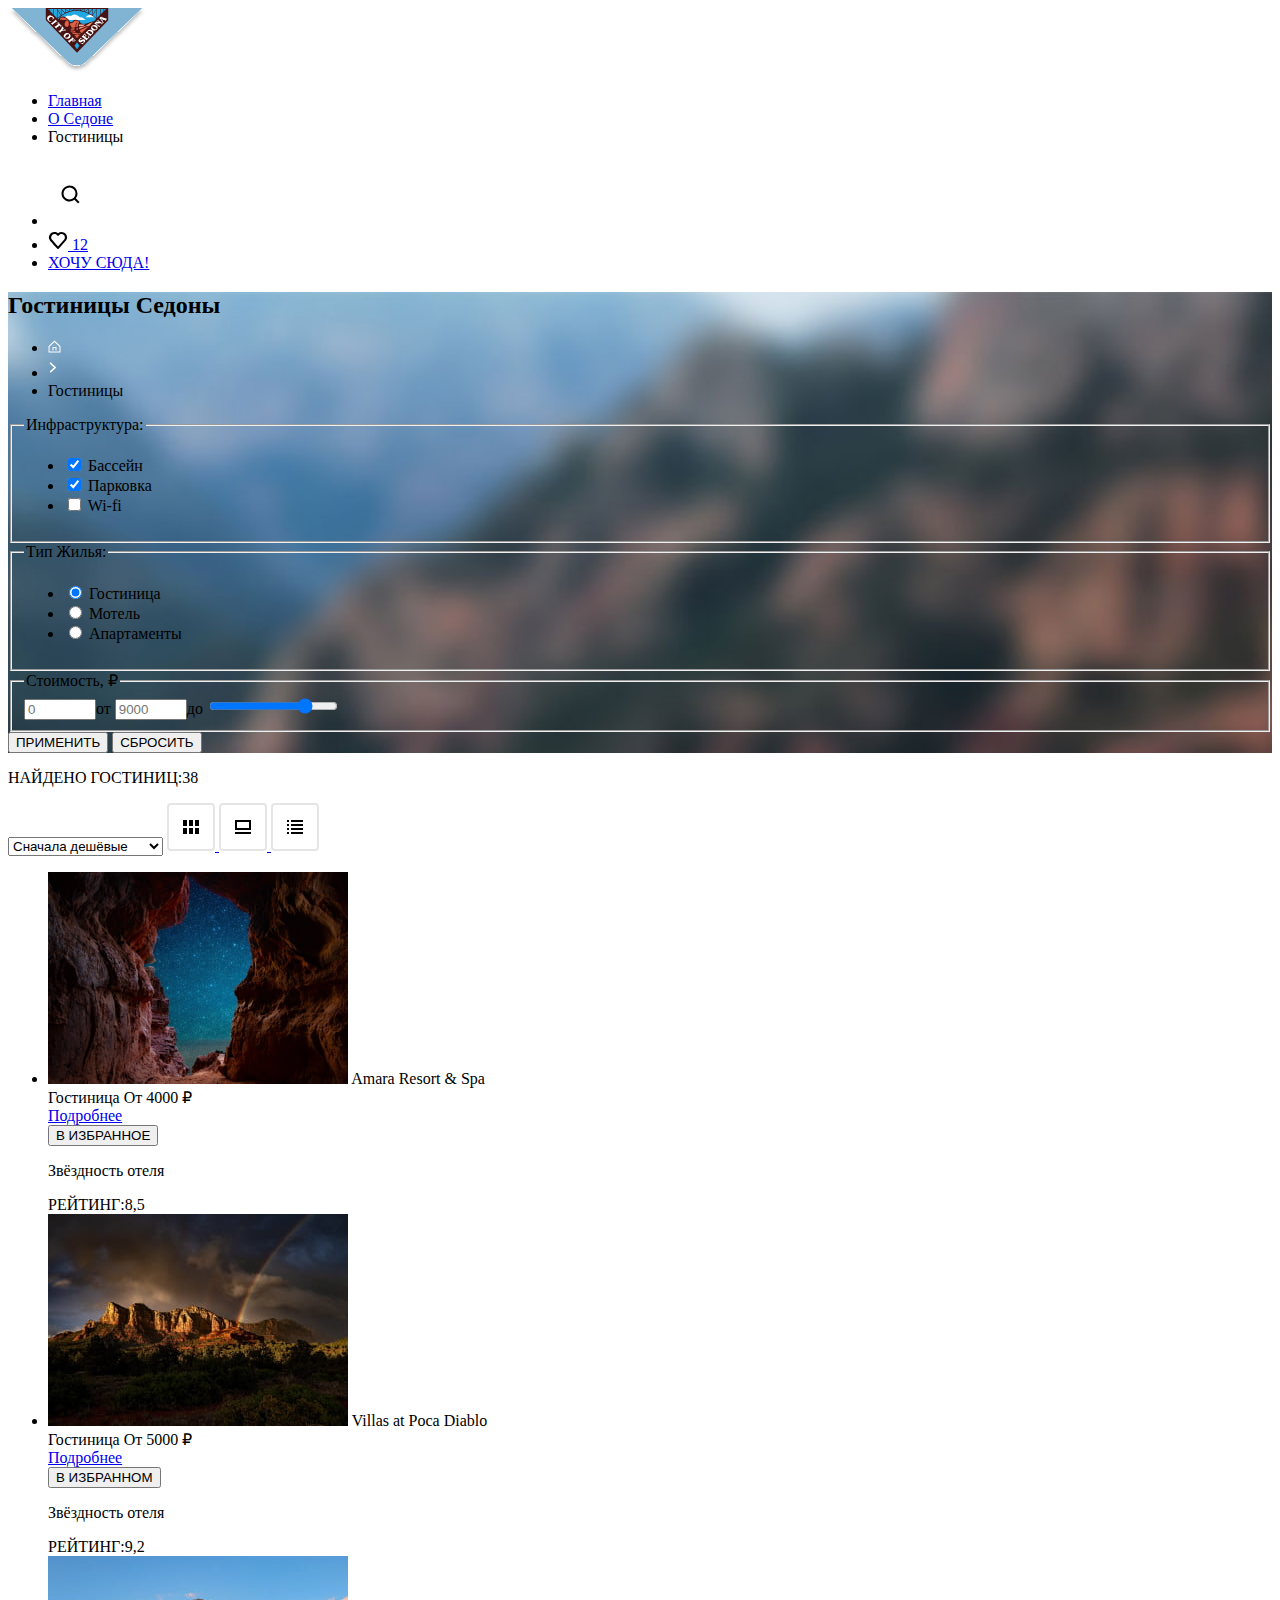
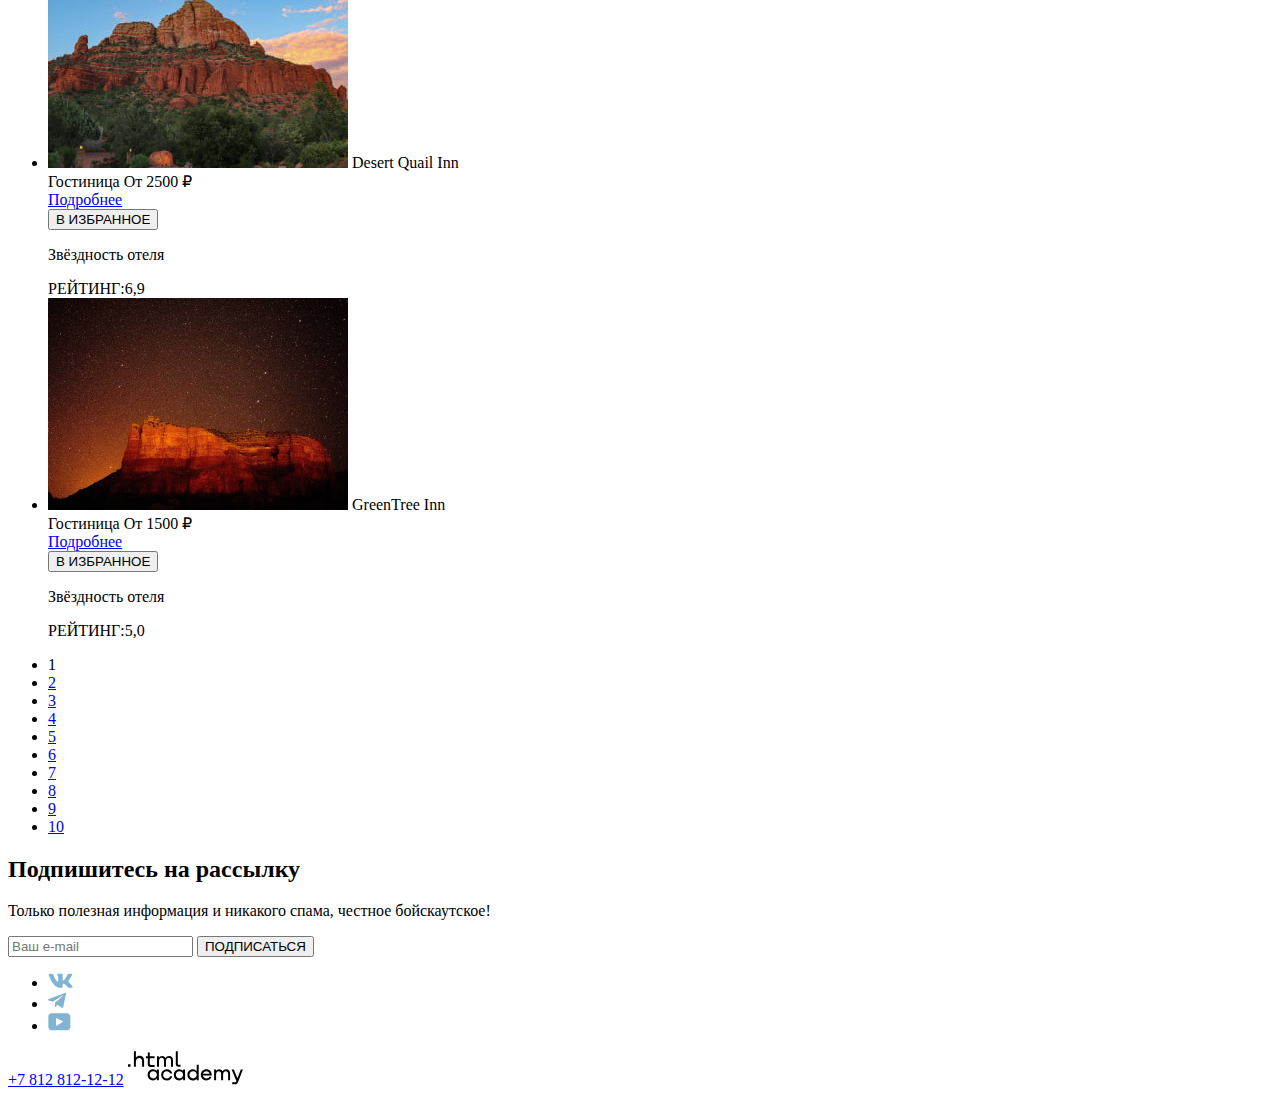
<file: 3/catalog.html>
<!DOCTYPE html>
<html lang="ru">

<head>
  <meta charset="UTF-8">
  <meta http-equiv="X-UA-Compatible" content="IE=edge">
  <meta name="viewport" content="width=device-width, initial-scale=1.0">
  <link rel="stylesheet" href="css/style.css">
  <title>Гостиницы Седоны</title>
  <base href="https://htmlacademy-htmlcss.github.io/2236401-sedona-35/3/">
</head>

<body>
  <header class="page-header">

    <nav class="navigation">
      <a href="index.html" class="navigation-logo">
        <img class="logo-sedona" width="138" height="64" src="images/logo-sedona.svg" alt="Логотип городка Седона.">
      </a>
      <ul class="page-navigation-list">
        <li class="page-navigation-item page-navigation-active">
          <a class="navigation-link" href="index.html">Главная</a>
        </li>
        <li class="page-navigation-item">
          <a class="navigation-link" href="#">О Седоне</a>
        </li>
        <li class="page-navigation-item">
          <a class="navigation-link navigation-link-active">Гостиницы</a>
        </li>
      </ul>
      <ul class="navigation-user-list">
        <li class="navigation-user-item">
          <a href="#" class="header-search-link">
            <svg width="44" height="64" fill="none" xmlns="http://www.w3.org/2000/svg">
              <path
                d="m31.5 40-3.7-3.67c1-1.3 1.7-2.98 1.7-4.87a8 8 0 0 0-8-7.96c-4.4 0-8 3.68-8 8.06a8 8 0 0 0 12.9 6.26l3.7 3.68 1.4-1.5Zm-10-2.48a6 6 0 0 1-6-5.96 6 6 0 0 1 12 0 6 6 0 0 1-6 5.96Z"
                fill="#000" />
            </svg>
          </a>
        </li>
        <li class="navigation-user-item">
          <a href="#" class="header-like-link">
            <svg role="img" aria-label="Понравилось." width="20" height="20" fill="none"
              xmlns="http://www.w3.org/2000/svg">
              <path
                d="M9.9 19a.9.9 0 0 1-.8-.4c-5.4-6.1-6.7-7.5-7-7.9A5.4 5.4 0 0 1 6.5 2C7.8 2 9 2.5 10 3.3a5.46 5.46 0 0 1 9 4.1c0 1.3-.5 2.5-1.3 3.4l-7 7.9c-.2.2-.4.3-.8.3Zm-6-9.5c.3.4 3.5 4 6.1 6.9l6.2-7c.5-.5.7-1.2.7-2 0-1.8-1.5-3.3-3.3-3.3-1 0-2 .5-2.7 1.3-.3.3-.6.4-.9.4-.3 0-.6-.2-.8-.4-.7-.8-1.7-1.3-2.7-1.3-1.8 0-3.3 1.5-3.3 3.3-.1.9.3 1.6.7 2.1-.1 0-.1 0 0 0Z"
                fill="#000" />
            </svg>
            <span class="likes-number">12</span>
          </a>
        </li>
        <li class="navigation-user-item">
          <a class="navigation-user-link uppercase" href="#">Хочу сюда!</a>
        </li>
      </ul>
    </nav>
  </header>

  <main class="main-inner">
    <h1 class="visually-hidden">городок Седона</h1>

    <section class="hotel-search-form">
      <h2 class="search-form-title">Гостиницы Седоны</h2>
      <ul class="breadcrumbs">
        <li class="breadcrumbs-item">
          <a class="breadcrumbs-link" href="index.html">
            <svg role="img" aria-label="Вернуться на главную страницу." width="13" height="13" viewBox="0 0 13 13"
              fill="none" xmlns="http://www.w3.org/2000/svg">
              <path
                d="M6.5 0.5L0.5 6.30006V12.5001H12.5V6.30006L6.5 0.5ZM11.5 11.5001H1.5V6.70005L6.5 1.9L11.5 6.70005V11.5001Z"
                fill="white" />
              <path d="M4.5 10.5001H5.5V8.00005H7.5V10.5001H8.5V7.00005H4.5V10.5001Z" fill="white" />
            </svg>
          </a>
        </li>
        <li class="breadcrumbs-item">
          <img width="9" height="21" src="images/breadcrumbs-gt.svg" alt="Назад.">
        </li>
        <li class="breadcrumbs-item">
          <a class="breadcrumbs-link">Гостиницы</a>
        </li>
      </ul>

      <form class="hotel-filter" action="https://echo.htmlacademy.ru/" method="get">
        <fieldset class="hotel-filter-group">
          <legend class="hotel-filter-title">
            Инфраструктура:
          </legend>
          <ul class="hotel-filter-list">
            <li class="hotel-filter-item">
              <label class="control">
                <input class="control-input" type="checkbox" checked name="
                  infrastructure" value="s-pool"> Бассейн
              </label>
            </li>
            <li class="hotel-filter-item">
              <label class="control">
                <input class="control-input" type="checkbox" checked name="
                  infrastructure" value="P"> Парковка
              </label>
            </li>
            <li class="hotel-filter-item">
              <label class="control">
                <input class="control-input" type="checkbox" name="
                  infrastructure" value="Wi-fi"> Wi-fi
              </label>
            </li>
          </ul>
        </fieldset>

        <fieldset class="hotel-filter-group">
          <legend class="hotel-filter-title">
            Тип Жилья:
          </legend>
          <ul class="hotel-filter-list">
            <li class="hotel-filter-item">
              <label class="control">
                <input class="control-input" type="radio" name="type-of-housing" value="hotel" checked> Гостиница
              </label>
            </li>
            <li class="hotel-filter-item">
              <label class="control">
                <input class="control-input" type="radio" name="type-of-housing" value="motel"> Мотель
              </label>
            </li>
            <li class="hotel-filter-item">
              <label class="control">
                <input class="control-input" type="radio" name="type-of-housing" value="apartments"> Апартаменты
              </label>
            </li>
          </ul>
        </fieldset>

        <fieldset class="hotel-filter-group">
          <legend class="hotel-filter-title">
            Стоимость, &#x20bd;
          </legend>
          <label class="price">
            <input class="price-min" placeholder="0" type="number" name="price-min" min="0" max="9000" step="500">от
          </label>
          <label class="price">
            <input class="price-max" placeholder="9000" type="number" name="price-max" min="0" max="9000" step="500">до
          </label>
          <input type="range" min="0" max="9000" step="100" value="7000">
        </fieldset>

        <div class="form-filter-button">
          <button class="filter-apply uppercase" type="submit">Применить</button>
          <button class="filter-reset uppercase" type="reset">Сбросить</button>
        </div>

      </form>
    </section>

    <section class="hotel-filter-result">
      <h3 class="visually-hidden">Найдено гостинец по запросу</h3>
      <p class="filter-list uppercase">Найдено гостиниц:38</p>
      <select class="select-control" aria-label="Сортировка">
        <option value="cheap">Сначала дешёвые</option>
        <option value="popular">Сначала популярные</option>
        <option value="expensive">Сначала дорогие</option>
      </select>
      <a href="#" class="button button-active">
        <span class="visually-hidden">Показать карточки</span>
        <svg width="48" height="48" viewBox="0 0 48 48" fill="none" xmlns="http://www.w3.org/2000/svg">
          <g clip-path="url(#clip0_33548_928)">
            <path d="M20 17H16V23H20V17Z" fill="black" />
            <path d="M32 17H28V23H32V17Z" fill="black" />
            <path d="M26 17H22V23H26V17Z" fill="black" />
            <path d="M20 25H16V31H20V25Z" fill="black" />
            <path d="M32 25H28V31H32V25Z" fill="black" />
            <path d="M26 25H22V31H26V25Z" fill="black" />
          </g>
          <rect x="1" y="1" width="46" height="46" rx="3" stroke="#E5E5E5" stroke-width="2" />
          <defs>
            <clipPath id="clip0_33548_928">
              <rect width="16" height="14" fill="white" transform="translate(16 17)" />
            </clipPath>
          </defs>
        </svg>
      </a>
      <a class="button" href="#">
        <span class="visually-hidden">Показать слайды</span>
        <svg width="48" height="48" viewBox="0 0 48 48" fill="none" xmlns="http://www.w3.org/2000/svg">
          <g clip-path="url(#clip0_33548_2210)">
            <path d="M32 29H16V31H32V29Z" fill="black" />
            <path d="M30 19V25H18V19H30ZM32 17H16V27H32V17Z" fill="black" />
          </g>
          <rect x="1" y="1" width="46" height="46" rx="3" stroke="#E5E5E5" stroke-width="2" />
          <defs>
            <clipPath id="clip0_33548_2210">
              <rect width="16" height="14" fill="white" transform="translate(16 17)" />
            </clipPath>
          </defs>
        </svg>
      </a>
      <a class="button" href="#">
        <span class="visually-hidden">Показать список</span>
        <svg width="48" height="48" viewBox="0 0 48 48" fill="none" xmlns="http://www.w3.org/2000/svg">
          <g clip-path="url(#clip0_33548_2388)">
            <path d="M18 17H16V19H18V17Z" fill="black" />
            <path d="M32 17H20V19H32V17Z" fill="black" />
            <path d="M18 21H16V23H18V21Z" fill="black" />
            <path d="M32 21H20V23H32V21Z" fill="black" />
            <path d="M18 25H16V27H18V25Z" fill="black" />
            <path d="M32 25H20V27H32V25Z" fill="black" />
            <path d="M18 29H16V31H18V29Z" fill="black" />
            <path d="M32 29H20V31H32V29Z" fill="black" />
          </g>
          <rect x="1" y="1" width="46" height="46" rx="3" stroke="#E5E5E5" stroke-width="2" />
          <defs>
            <clipPath id="clip0_33548_2388">
              <rect width="16" height="14" fill="white" transform="translate(16 17)" />
            </clipPath>
          </defs>
        </svg>
      </a>
    </section>

    <section class="hotel-catalog">
      <h3 class="visually-hidden">Список гостиниц с фильтрами</h3>
      <ul class="hotel-card">
        <li class="hotel-card-item">
          <a class="hotel-image-link">
            <img src="images/hotels/hotel-amara.jpg" width="300" height="212" alt="Amara Resort & Spa.">
          </a>
          <a class="hotel-item-title">Amara Resort & Spa</a>
          <div class="hotel-price-wrapper">
            <span class="type-of-housing">Гостиница</span>
            <span class="hotel-price">От 4000 &#x20bd;</span>
          </div>
          <div class="card-button">
            <a class="about-hotel button" href="#">Подробнее</a>
            <form class="button-to-favorites">
              <button class="button uppercase" type="button">В избранное</button>
            </form>
          </div>
          <div class="rating-wrapper">
            <p class="hotel-stars">Звёздность отеля</p>
            <span class="hotel-rating uppercase">Рейтинг:8,5</span>
          </div>
        </li>
        <li class="hotel-card-item">
          <a class="hotel-image-link">
            <img src="images/hotels/hotel-diablo.jpg" width="300" height="212" alt="Villas at Poca Diablo.">
          </a>
          <a class="hotel-item-title">Villas at Poca Diablo</a>
          <div class="hotel-price-wrapper">
            <span class="type-of-housing">Гостиница</span>
            <span class="hotel-price">От 5000 &#x20bd;</span>
          </div>
          <div class="card-button">
            <a class="about-hotel button" href="#">Подробнее</a>
            <form class="button-to-favorites">
              <button class="button button-active uppercase" type="button">В избранном</button>
            </form>
          </div>
          <div class="rating-wrapper">
            <p class="hotel-stars">Звёздность отеля</p>
            <span class="hotel-rating uppercase">Рейтинг:9,2</span>
          </div>
        </li>
        <li class="hotel-card-item">
          <a class="hotel-image-link">
            <img src="images/hotels/hotel-desert.jpg" width="300" height="212" alt="Desert Quail Inn.">
          </a>
          <a class="hotel-item-title">Desert Quail Inn</a>
          <div class="hotel-price-wrapper">
            <span class="type-of-housing">Гостиница</span>
            <span class="hotel-price">От 2500 &#x20bd;</span>
          </div>
          <div class="card-button">
            <a class="about-hotel button" href="#">Подробнее</a>
            <form class="button-to-favorites">
              <button class="button uppercase">В избранное</button>
            </form>
          </div>
          <div class="rating-wrapper">
            <p class="hotel-stars">Звёздность отеля</p>
            <span class="hotel-rating uppercase">Рейтинг:6,9</span>
          </div>
        </li>
        <li class="hotel-card-item">
          <a class="hotel-image-link">
            <img src="images/hotels/hotel-greentree.jpg" width="300" height="212" alt="GreenTree Inn.">
          </a>
          <a class="hotel-item-title">GreenTree Inn</a>
          <div>
            <span class="type-of-housing">Гостиница</span>
            <span class="hotel-price">От 1500 &#x20bd;</span>
          </div>
          <div>
            <a class="about-hotel button" href="#">Подробнее</a>
            <form class="button-to-favorites">
              <button class="button uppercase">В избранное</button>
            </form>
          </div>
          <div class="rating-wrapper">
            <p class="hotel-stars">Звёздность отеля</p>
            <span class="hotel-rating uppercase">Рейтинг:5,0</span>
          </div>
        </li>
      </ul>

      <ul class="pagination">
        <li class="pagination-item">
          <a class="pagination-link pagination-current">1</a>
        </li>
        <li class="pagination-item">
          <a class="pagination-link" href="#">2</a>
        </li>
        <li class="pagination-item">
          <a class="pagination-link" href="#">3</a>
        </li>
        <li class="pagination-item">
          <a class="pagination-link" href="#">4</a>
        </li>
        <li class="pagination-item">
          <a class="pagination-link" href="#">5</a>
        </li>
        <li class="pagination-item">
          <a class="pagination-link" href="#">6</a>
        </li>
        <li class="pagination-item">
          <a class="pagination-link" href="#">7</a>
        </li>
        <li class="pagination-item">
          <a class="pagination-link" href="#">8</a>
        </li>
        <li class="pagination-item">
          <a class="pagination-link" href="#">9</a>
        </li>
        <li class="pagination-item">
          <a class="pagination-link" href="#">10</a>
        </li>
      </ul>
    </section>
  </main>

  <footer class="page-footer">

    <section class="newsletter">
      <h2 class="newsletter-subscription">Подпишитесь на рассылку</h2>
      <p class="newsletter-text">Только полезная информация и никакого спама, честное бойскаутское!</p>
      <form class="newsletter-form" action="https://echo.htmlacademy.ru/" method="get">
        <input class="newsletter-email" type="email" placeholder="Ваш e-mail" name="email">
        <button class="button newsletter-button uppercase" type="submit">Подписаться</button>
      </form>
    </section>

    <ul class="socials">
      <li class="socials-item socials-item-vk">
        <a class="socials-vkontakte" href="https://vk.com/htmlacademy">
          <svg role="img" aria-label="группа html-академии Вконтакте." width="25" height="15" fill="none"
            xmlns="http://www.w3.org/2000/svg">
            <path fill-rule="evenodd" clip-rule="evenodd"
              d="M24.12 1.8c.16-.54 0-.94-.8-.94H20.7c-.67 0-.98.34-1.15.73 0 0-1.33 3.2-3.22 5.27-.61.6-.9.8-1.23.8-.16 0-.41-.2-.41-.75v-5.1c0-.66-.19-.95-.74-.95H9.82c-.42 0-.67.3-.67.59 0 .62.95.76 1.04 2.51v3.8c0 .83-.15.98-.48.98-.9 0-3.06-3.2-4.34-6.88-.25-.72-.5-1-1.18-1H1.57c-.75 0-.9.34-.9.73 0 .68.89 4.07 4.14 8.55 2.17 3.06 5.23 4.72 8 4.72 1.68 0 1.88-.37 1.88-1v-2.32c0-.74.16-.88.7-.88.38 0 1.05.19 2.6 1.66 1.79 1.75 2.08 2.54 3.08 2.54h2.63c.75 0 1.12-.37.9-1.1-.23-.72-1.08-1.77-2.2-3.02-.62-.71-1.54-1.48-1.82-1.86-.39-.5-.28-.71 0-1.15 0 0 3.2-4.42 3.54-5.93Z"
              fill="#83B3D3" />
          </svg>
        </a>
      </li>
      <li class="socials-item socials-item-telegram">
        <a class="socials-telegram" href="https://t.me/htmlacademy">
          <svg role="img" aria-label="Телеграм html-академии." width="18" height="17" fill="none"
            xmlns="http://www.w3.org/2000/svg">
            <path
              d="M16.79.96.84 7.1c-1.09.44-1.08 1.05-.2 1.32l4.1 1.28 9.47-5.98c.44-.27.85-.13.52.17l-7.68 6.93-.28 4.22c.41 0 .6-.2.83-.41l1.99-1.94 4.13 3.06c.77.42 1.31.2 1.5-.71l2.72-12.8c.28-1.1-.43-1.61-1.16-1.28Z"
              fill="#83B3D3" />
          </svg>
        </a>
      </li>
      <li class="socials-item socials-item-youtube">
        <a class="socials-youtube" href="https://www.youtube.com/user/htmlacademyru">
          <svg role="img" aria-label="Ютюб-канал html-академии." width="23" height="18" fill="none"
            xmlns="http://www.w3.org/2000/svg">
            <path
              d="M18.94.36H3.51C1.65.36.33 1.95.33 3.76v10.09c0 1.91 1.32 3.5 3.18 3.5h15.65c1.64 0 3.17-1.59 3.17-3.4V3.76c-.22-1.8-1.53-3.4-3.39-3.4ZM7.99 12.89V4.82l7.34 4.04-7.34 4.03Z"
              fill="#83B3D3" />
          </svg>
        </a>
      </li>
    </ul>
    <a class="contacts-phone" href="tel:+78128121212">+7 812 812-12-12</a>
    <a class="logo-ha" href="https://htmlacademy.ru/">
      <svg role="img" aria-label="Логотип HTML-академии." width="115" height="34" fill="none"
        xmlns="http://www.w3.org/2000/svg">
        <path
          d="M0 13.26v2.6h2.5v-2.6H0ZM11.6 4.86c-1.6 0-2.8.7-3.6 1.7h-.1V.36h-2v15.5h2v-5.3c0-2.1 1.3-3.6 3.3-3.6 1.8 0 2.9 1.4 2.9 3.2v5.7h2v-6.1c.1-3-1.8-4.9-4.5-4.9ZM26.6 5.16h-4.8v-3.7h-2v3.8h-1.9v2h1.9v6c0 1.7 1 2.7 2.7 2.7h4.1v-2h-3.7c-.7 0-1.1-.4-1.1-1.1v-5.7h4.8v-2ZM41.1 4.96c-1.6 0-2.9.8-3.5 2.1h-.1c-.6-1.2-1.8-2.1-3.4-2.1-1.4 0-2.5.8-3.1 1.8h-.1v-1.6H29v10.6h2v-5.4c0-2 1-3.5 2.6-3.5 1.5 0 2.4 1 2.4 2.6v6.3h2v-5.6c0-2.4 1.4-3.3 2.6-3.3 1.5 0 2.4 1 2.4 2.6v6.3h2v-6.5c.1-2.5-1.4-4.3-3.9-4.3ZM47.8 13.06c0 1.7 1 2.7 2.8 2.7h2v-2h-1.7c-.7 0-1.1-.4-1.1-1.1V.36h-2v12.7ZM28.9 20.06c-.9-1.1-2.2-1.8-3.9-1.8-3.1 0-5.4 2.3-5.4 5.6s2.3 5.6 5.4 5.6c1.8 0 3-.8 3.8-1.9h.1v1.6h2v-10.6h-2v1.5Zm-3.6 7.4c-2.2 0-3.6-1.6-3.6-3.6s1.4-3.6 3.6-3.6 3.6 1.6 3.6 3.6c0 1.9-1.4 3.6-3.6 3.6ZM44.2 22.36c-.5-2.4-2.6-4.1-5.4-4.1a5.4 5.4 0 0 0-5.6 5.6c0 3.1 2.2 5.6 5.6 5.6 2.8 0 4.9-1.8 5.4-4.2h-2.1a3.4 3.4 0 0 1-3.3 2.3c-2.2 0-3.6-1.6-3.6-3.6s1.4-3.6 3.6-3.6c1.6 0 2.8 1 3.3 2.2h2.1v-.2ZM55.1 20.06c-.9-1.1-2.2-1.8-3.9-1.8-3.1 0-5.4 2.3-5.4 5.6s2.3 5.6 5.4 5.6c1.8 0 3-.8 3.8-1.9h.1v1.6h2v-10.6h-2v1.5Zm-3.6 7.4c-2.2 0-3.6-1.6-3.6-3.6s1.4-3.6 3.6-3.6 3.6 1.6 3.6 3.6c0 1.9-1.5 3.6-3.6 3.6ZM68.7 20.16c-.9-1.1-2.2-1.9-3.9-1.9-3.1 0-5.4 2.3-5.4 5.6s2.2 5.6 5.4 5.6c1.7 0 3-.8 3.8-1.8h.1v1.5h2v-15.4h-2v6.4Zm-3.6 7.3c-2.2 0-3.6-1.6-3.6-3.6s1.4-3.6 3.6-3.6 3.6 1.6 3.6 3.6c-.1 2-1.5 3.6-3.6 3.6ZM78.3 18.26c-3.3 0-5.5 2.5-5.5 5.6 0 3 2.1 5.6 5.5 5.6 2.5 0 4.5-1.3 5.2-3.6h-2.1c-.5 1-1.6 1.6-3 1.6-1.9 0-3.3-1.3-3.4-2.9h8.8c.2-3.6-2-6.3-5.5-6.3Zm0 1.9c1.7 0 3 1 3.3 2.6h-6.5c.3-1.5 1.5-2.6 3.2-2.6ZM98.2 18.26c-1.6 0-2.9.8-3.6 2h-.1c-.6-1.2-1.8-2-3.4-2-1.4 0-2.5.7-3.1 1.8v-1.5h-1.9v10.6h2v-5.4c0-2 1-3.4 2.6-3.5 1.5 0 2.4 1 2.4 2.6v6.3h2v-5.6c0-2.4 1.4-3.3 2.6-3.3 1.5 0 2.4 1 2.4 2.6v6.3h2v-6.5c.1-2.6-1.4-4.4-3.9-4.4ZM109.4 27.36l-3.6-8.9h-2.2l4.8 11.6c-.3.9-.7 1.2-1.7 1.2h-2.5v2h2.5c1.8 0 2.8-.8 3.5-2.6l4.7-12.2h-2.1l-3.4 8.9Z"
          fill="#000" />
      </svg>
    </a>

  </footer>
</body>

</html>
</file>
<file: styles/styles.css>
@font-face {
    font-family: "PT Sans";
    font-weight: 400;
    src: url("../fonts/ptsans-400.woff2") format("woff2");
    font-display: swap;
}

@font-face {
    font-family: "PT Sans";
    font-weight: 700;
    src: url("../fonts/ptsans-700.woff2") format("woff2");
    font-display: swap;
}

html {
    height: 100%;
}

body {
    font-family: "PT Sans", sans-serif;
    font-size: 22px;
    line-height: 26px;
    color: #333333;
    background-color: #f2f2f2;
    margin: 0;
    padding: 0;
    height: 100%;
}

.visually-hidden {
    position: absolute;
    width: 1px;
    height: 1px;
    margin: -1px;
    border: 0;
    padding: 0;
    white-space: nowrap;
    clip-path: inset(100%);
    clip: rect(0 0 0 0);
    overflow: hidden;
}

.uppercase {
    text-transform: uppercase;
}

.button {
    cursor: pointer;
}

.page-header {
    z-index: 1;
    position: relative;
}

.page-container {
    width: 1200px;
    background-color: #ffffff;
    margin-left: auto;
    margin-right: auto;
    box-shadow: 0 0 15px rgba(0, 0, 0, 0.2);
    min-height: 100%;
    display: flex;
    flex-direction: column;
}

.navigation {
    font-weight: 700;
    color: #000000;
    background-color: #ffffff;
    display: flex;
    align-items: flex-start;
    justify-content: space-between;
    margin: 0 70px;
    padding-left: 168px;
}

.navigation-logo {
    position: absolute;
    left: 70px;
    top: 0;
}

.page-navigation-list {
    width: 450px;
    list-style-type: none;
    font-size: 20px;
    line-height: 24px;
    display: flex;
    justify-content: flex-start;
    flex-wrap: wrap;
    margin: 0;
    padding: 0;
    align-items: center;
}

.navigation-link {
    text-decoration: none;
    color: #000000;
    padding: 20px 16px;
    display: block;
    box-sizing: border-box;
}

.navigation-link:hover {
    color: rgb(0, 0, 0, 0.6);
}

.navigation-link:focus,
.navigation-link:active {
    color: rgb(0, 0, 0, 0.4);
}

.navigation-link-active {
    position: relative;
}

.navigation-link-active::after {
    content: "";
    display: block;
    border-bottom: 3px solid #756257;
    box-sizing: border-box;
    position: absolute;
    width: calc(100% - 32px);
    bottom: -2px;
}

.navigation-user-list {
    max-width: 360px;
    font-size: 16px;
    line-height: 20px;
    list-style-type: none;
    display: flex;
    flex-wrap: wrap;
    justify-content: flex-end;
    padding: 0;
    margin: 0;
    align-items: center;
}

.header-search-link::before {
    content: "";
    width: 19px;
    height: 18px;
    display: block;
    background: url("../images/icons/search-icon.svg") no-repeat top left;
}

.favorites-link::before {
    content: "";
    width: 18px;
    height: 18px;
    display: block;
    background: url("../images/icons/favorites-icon.svg") no-repeat top left;
}

.user-link {
    text-decoration: none;
    color: #ffffff;
    padding: 22px 13px;
    display: block;
}

.favorites-link {
    position: relative;
}

.likes-number {
    min-width: 20px;
    height: 20px;
    font-size: 10px;
    line-height: 10px;
    background-color: #7db54f;
    border-radius: 50%;
    position: absolute;
    display: flex;
    padding: 0 4px;
    box-sizing: border-box;
    align-items: center;
    justify-content: center;
    top: 10px;
    right: 4px;
}

.navigation-user-button {
    background-color: #756157;
    border-radius: 4px;
    padding: 8px 34px;
    margin: 14px 0 14px 20px;
    min-width: 160px;
    box-sizing: border-box;
}

.brown-button:hover,
.brown-button:focus {
    background-color: #615048;
}

.brown-button:active {
    background-color: #756157;
    color: rgb(255, 255, 255, 0.3)
}

.brown-button:disabled {
    background-color: #e5e5e5;
    color: rgb(255, 255, 255, 0.3)
}

.main-container {
    flex-grow: 1;
}

.greetings {
    background-color: #94989c;
    background-image: url("../images/index-background.jpg");
    background-size: cover;
    background-repeat: no-repeat;
    min-height: 485px;
    display: block;
    text-align: center;
    margin-bottom: 69px;
    padding-top: 52px;
    position: relative;
    padding-bottom: 57px;
    box-sizing: border-box;
}

.greetings::after {
    content: "";
    background-image: url("../images/divider.svg");
    display: block;
    width: 100%;
    height: 57px;
    background-position: center bottom;
    background-repeat: no-repeat;
    background-size: cover;
    position: absolute;
    bottom: 0;
    left: 0;
}

.advantages,
.search-hotels {
    text-align: center;
}

.advantages {
    margin-bottom: 96px;
}

.advantages-text-bold {
    font-weight: 700;
    font-size: 30px;
    line-height: 36px;
    color: #000000;
    max-width: 670px;
    margin: 0 auto 25px;
}

.advantages-reasons {
    max-width: 670px;
    margin: 0 auto 90px;
}

.advantages-list,
.local-serve-advantages {
    list-style-type: none;
    margin: 0;
    padding: 0;
    display: flex;
    flex-wrap: wrap;
}

.advantages-item,
.serve-item {
    width: 400px;
    box-sizing: border-box;
    min-height: 384px;
}


.advantages-item--spec {
    width: 100%;
    display: flex;
}

.advantages-container--spec {
    max-width: 230px;
    margin: 0 auto;
    padding: 92px 0;
}

.advantages-image {
    margin: 0;
    padding: 0;
    height: 100%;
    display: block;
    object-fit: cover;
    max-width: 100%;
}

.advantages-container:not(.advantages-container--spec) {
    max-width: 230px;
    margin: 0 auto;
    padding: 104px 0;
}

.advantages-title,
.serve-title {
    font-weight: 700;
    font-size: 24px;
    line-height: 28px;
    color: #000000;
    margin: 0;
    width: 180px;
}

.advantages-title {
    max-width: 172px;
    margin: auto;
    margin-bottom: 61px;
    position: relative;
}

.advantages-title::after {
    position: absolute;
    content: "";
    width: 60px;
    height: 2px;
    background: rgba(0, 0, 0, 0.3);
    bottom: -31px;
    left: 50%;
    transform: translateX(-50%);
}

.advantages-title.light-theme::after {
    background: rgba(255, 255, 255, 0.3);
}


.advantages-description,
.serve-description {
    width: 230px;
    font-size: 18px;
    line-height: 21px;
    margin: 0;
}

.local-serve-advantages {
    list-style-type: none;
}

.serve-item {
    min-height: 384px;
    padding: 183px 85px 81px;
    display: block;
    box-sizing: border-box;
    position: relative;
}

.serve-title {
    margin: auto;
    margin-bottom: 28px;
}

.serve-item::before {
    position: absolute;
    left: 50%;
    transform: translateX(-50%);
    top: 80px;
}

.serve-apartments::before {
    content: "";
    width: 75px;
    height: 72px;
    display: block;
    background: url("../images/icons/apartments-icon.svg") no-repeat top left;
}

.serve-burger::before {
    content: "";
    width: 75px;
    height: 72px;
    display: block;
    background: url("../images/icons/burger-icon.svg") no-repeat top left;
}

.serve-souvenir::before {
    content: "";
    width: 75px;
    height: 76px;
    display: block;
    background: url("../images/icons/souvenir-icon.svg") no-repeat top center;
}

.colored-1 {
    background-color: #82b3d3;
    color: #ffffff;
}

.colored-1 h3 {
    color: #ffffff;
}

.colored-2 {
    background-color: rgba(131, 179, 211, 0.12);
}

.colored-3 {
    background-color: rgba(131, 179, 211, 0.2);
}

.search-hotels {
    width: 600px;
    margin: 0 auto;
    margin-bottom: 96px;
}

.interested {
    font-weight: 700;
    font-size: 30px;
    line-height: 36px;
}

.dates-of-stay {
    font-size: 22px;
    line-height: 26px;
    margin: 0 auto;
    margin-top: 20px;
}

.search-hotel-link {
    width: 376px;
    text-decoration: none;
    font-weight: 700;
    font-size: 20px;
    line-height: 36px;
    color: #ffffff;
    background-color: #756157;
    border-radius: 4px;
    display: block;
    padding: 8px 50px;
    margin: auto;
    box-sizing: border-box;
    margin-top: 54px;
}

/*modal*/

.modal-container {
    height: 100%;
    width: 100%;
    background-color: rgba(242, 242, 242, 0.8);
    position: fixed;
    top: 0;
    left: 0;
    z-index: 2;
    display: none;
}

.modal-container--show {
    display: flex;
}

.modal {
    position: relative;
    margin: auto;
    padding: 64px 70px;
    background-color: #ffffff;
    box-shadow: 0 25px 50px rgba(0, 0, 0, 0.15);
    border-radius: 30px;
}

.modal-auth {
    width: 577px;
}

.modal-close-button {
    width: 53px;
    height: 53px;
    border-radius: 50%;
    background-color: #f2f2f2;
    border: none;
    position: absolute;
    right: 52px;
    top: 64px;
    cursor: pointer;
}

.modal-close-button::before,
.modal-close-button::after {
    content: "";
    width: 19px;
    height: 2px;
    background-color: #000000;
    top: 25px;
    left: 17px;
    display: block;
    position: absolute;
}

.modal-close-button::before {
    transform: rotate(45deg);
}

.modal-close-button::after {
    transform: rotate(-45deg);
}

.modal-close-button:hover {
    background-color: #e6e6e6;
}

.modal-close-button:focus {
    outline: 3px solid #83b3d3;
}

.modal-close-button:hover::before,
.modal-close-button:hover::after {
    background-color: rgb(0, 0, 0, 0.3);
}

.modal-title {
    font-size: 30px;
    line-height: 36px;
    margin: 0;
    padding: 0;
    margin-bottom: 64px;
}

.search-modal-form {
    width: 577px;
    display: grid;
    grid-template-columns: repeat(2, 1fr);
    gap: 23px 82px;
}

.field-group {
    margin: 0;
    padding: 0;
    font-weight: 700;
    font-size: 20px;
    line-height: 24px;
    display: grid;
    align-items: center;
}

.field-group:not(.people-number) {
    grid-column: 1/-1;
    grid-template-columns: 136px 1fr;
}

.people-number {
    display: grid;
    grid-template-columns: 135px auto;
}

.title-modal-form {
    text-transform: capitalize;
}

.modal-form-field {
    font-family: "PT Sans", sans-serif;
    font-weight: 700;
    font-size: 18px;
    line-height: 24px;
    color: #000000;
    padding: 12px 45px 12px 20px;
    border: none;
    background-color: #f2f2f2;
    border-radius: 4px;
}

.modal-form-field:focus {
    outline: 3px solid #83b3d3;
    border-radius: 4px;
}

.field {
    grid-column: 2/-1;
}

.field-group:not(.people-number) {
    position: relative;
}

.calendar {
    position: absolute;
    background-image: url("../images/icons/calendar-icon.svg");
    background-repeat: no-repeat;
    display: block;
    width: 18px;
    height: 15px;
    top: 43%;
    transform: translateY(-100%);
    right: 22px;
    border: none;
    cursor: pointer;
    opacity: 30%;
}

.child-info {
    position: relative;
}

.popover-info {
    position: relative;
    margin-left: 7px;
}

.child-info:hover::after .popover {
    display: block;
}

.popover-container {
    position: relative;
}

.popover {
    width: 256px;
    padding-top: 18px;
    font-family: "PT Sans", sans-serif;
    color: #ffffff;
    font-weight: 400;
    font-size: 16px;
    line-height: 20px;
    position: absolute;
    z-index: 1;
    box-sizing: border-box;
    top: 22px;
    right: -66px;
    text-transform: none;
    display: none;
}

.popover-content {
    padding: 18px 22px 25px;
    background-color: #333333;
    border-radius: 10px;
    box-shadow: 0 15px 30px rgba(0, 0, 0, 0.3);
    margin: 0;
    max-height: 100px;
    overflow: auto;
}

.popover::before {
    content: "";
    display: block;
    width: 0;
    height: 0;
    position: absolute;
    border-right: 15px solid transparent;
    border-left: 15px solid transparent;
    border-bottom: 15px solid #333333;
    left: 112px;
    top: 8px;
}

.popover-information-link {
    display: block;
    width: 26px;
    height: 26px;
    border-radius: 50%;
    background-color: #82b3d3;
    top: -3px;
    left: 60px;
    position: absolute;
    background-image: url("../images/icons/info-icon.svg");
    background-repeat: no-repeat;
    background-position: center;
    cursor: pointer;
}

.popover-information-link:hover + .popover {
    display: block;
}

.popover-container:hover .popover {
    display: block;
}

.popover-information-link:focus + .popover {
    display: block;
}

.people-number-input {
    width: 110px;
    box-sizing: border-box;
    text-align: center;
    justify-self: end;
    padding: 12px 40px;
}

.people-number-input::-webkit-outer-spin-button,
.people-number-input::-webkit-inner-spin-button {
    appearance: none;
    margin: 0;
}

.suitability-date {
    display: block;
    text-align: center;
    font-weight: 400;
    font-size: 16px;
    line-height: 21px;
    margin-top: 4px;
    grid-column: 2 / -1;
    justify-self: start;
    text-indent: 20px;
}

.past-date {
    color: #ff5757;
}

.wrapper-number-input {
    position: relative;
    width: min-content;
}

.button-people-number-wrapper {
    padding: 14px 10px;
    top: 0;
    position: absolute;
}

.number-more {
    left: 70px;
}

.number-button {
    border: none;
    cursor: pointer;
    width: 20px;
    height: 20px;
    background-color: transparent;
    margin: 0;
    padding: 0;
    display: block;
}

.number-button .number-button-svg {
    fill: rgba(117, 97, 87, 0.3);
    display: flex;
    margin: auto;
}

.number-button:hover .number-button-svg,
.number-button:focus .number-button-svg {
    fill: #000000;
}

.number-button:focus {
    outline: 3px solid #82b3d3;
    border-radius: 4px;
}

.number-button:active .number-button-svg {
    fill: rgba(117, 97, 87, 0.3);
}

.modal-button {
    font-family: "PT Sans", sans-serif;
    background-color: #82b3d3;
    border-radius: 10px;
    font-weight: 700;
    font-size: 20px;
    line-height: 24px;
    color: #ffffff;
    border: 0;
    padding: 18px 50px;
    width: 100%;
    grid-column: 1/-1;
    margin-top: 24px;
}

.modal-button:hover,
.modal-button:focus {
    background-color: #68a2ca;
}

.modal-button:active {
    background-color: #82b3d3;
    color: rgba(255, 255, 255, 0.3);
}

.modal-button:disabled {
    border-color: #e5e5e5;
    color: rgba(255, 255, 255, 0.3);
}

/*footer*/
.newsletter-background {
    background-color: #6f92ab;
    background-image: url("../images/subscribe-bg.jpg");
    background-size: cover;
    min-height: 416px;
}

.newsletter {
    color: #ffffff;
    text-align: center;
}

.newsletter-black-text {
    color: #000000;
}

.newsletter-wrapper {
    width: 684px;
    margin: auto;
    padding-top: 96px;
    padding-bottom: 105px;
}

.newsletter-subscription {
    font-weight: 700;
    font-size: 30px;
    line-height: 36px;
    max-width: 680px;
    margin: 0 auto;
}

.newsletter-text {
    max-width: 520px;
    margin: 20px auto 55px;
}

.newsletter-form {
    display: flex;
}

.newsletter-email:placeholder-shown {
    font-family: "PT Sans", sans-serif;
    padding: 14px 20px;
    font-size: 18px;
    line-height: 24px;
}

.newsletter-email {
    width: 452px;
    background: #f2f2f2;
    border-radius: 4px 0 0 4px;
    border: 0;
    padding: 0;
}

.newsletter-button {
    font-family: "PT Sans", sans-serif;
    background-color: #82b3d3;
    border-radius: 0 4px 4px 0;
    font-weight: 700;
    font-size: 20px;
    line-height: 36px;
    color: #ffffff;
    border: 0;
    padding: 8px 50px;
    max-width: 232px;
}

.newsletter-button:hover,
.newsletter-button:focus {
    background-color: #68a2ca;
}

.newsletter-button:active {
    background-color: #82b3d3;
    color: rgba(255, 255, 255, 0.3);
}

.newsletter-button:disabled {
    border-color: #e5e5e5;
    color: rgba(255, 255, 255, 0.3);
}

.container-contacts {
    width: 1060px;
    display: flex;
    justify-content: space-between;
    align-items: flex-start;
    margin: 40px auto 30px;
}

.socials {
    list-style-type: none;
    max-width: 155px;
    display: flex;
    flex-wrap: wrap;
    padding: 0;
    margin: 0;
}

.socials-link {
    padding: 14px 13px;
}

.socials-link .socials-svg {
    fill: #83b3d3;
}

.socials-link:hover .socials-svg,
.socials-link:focus .socials-svg {
    fill: #68a2ca;
}

.socials-link:active .socials-svg {
    fill: rgba(104, 162, 202, 0.3);
}

.contacts-phone {
    text-decoration: none;
    color: #000000;
    font-size: 40px;
    line-height: 40px;
    display: block;
    padding: 4px 0;
    text-align: center;
    width: max-content;
    max-width: 500px;
}

.contacts-phone:hover,
.contacts-phone:focus {
    color: #756157;
}

.contacts-phone:active {
    color: rgba(117, 97, 87, 0.3);
}

.logo-ha-svg {
    display: block;
}

.logo-ha-link .logo-ha-svg {
    fill: #000000;
}

.logo-ha-link:hover .logo-ha-svg,
.logo-ha-link:focus .logo-ha-svg {
    fill: #756157;
}

.logo-ha-link:active .logo-ha-svg {
    fill: rgba(117, 97, 87, 0.3);
}

/*catalog*/

.hotel-search-form {
    background-color: #5d6a73;
    background-image: url("../images/form-filter-bg.jpg");
    background-size: cover;
    min-height: 412px;
    color: #ffffff;
    margin-bottom: 50px;
}


.search-form-container {
    margin: auto;
    padding: 70px;
    padding-top: 35px;
}

.search-form-title {
    font-weight: 700;
    font-size: 60px;
    line-height: 78px;
    margin: 0;
    margin-bottom: 8px;
}

.breadcrumbs,
.hotel-filter-list,
.hotel-card,
.pagination {
    list-style-type: none;
    margin: 0;
    padding: 0;
}

.breadcrumbs {
    display: flex;
    flex-wrap: wrap;
    font-size: 16px;
    line-height: 21px;
    margin-bottom: 40px;
}

.breadcrumbs-item:not(:last-child) {
    margin-right: 28px;
}

.breadcrumbs-item {
    position: relative;
}

.breadcrumbs-link {
    text-decoration: none;
    color: #ffffff;
}

.breadcrumbs-link:hover {
    color: rgba(255, 255, 255, 0.6);
}

.breadcrumbs-link:active {
    color: rgba(255, 255, 255, 0.3);
}

.breadcrumbs-link:not(:first-child) {
    margin-left: 16px;
}

.breadcrumbs-link::before {
    content: "";
    background-image: url("../images/breadcrumbs-gt.svg");
    display: block;
    width: 9px;
    height: 21px;
    top: 0;
    right: -18px;
    position: absolute;
}

.breadcrumbs-item:last-child a::before {
    display: none;
}

.hotel-filter {
    display: flex;
}

.filter-infrastructure,
.filter-housing,
.filter-price {
    width: 150px;
    padding: 0;
    margin: 0;
    border: 0;
    display: flex;
}

.filter-infrastructure {
    margin-right: 70px;
}

.filter-housing {
    margin-right: 141px;
}

.filter-price {
    margin-right: 70px;
}

.hotel-filter-title {
    margin: 0;
    padding: 0;
    font-weight: 700;
    font-size: 20px;
    line-height: 24px;
    margin-bottom: 30px;
}

.hotel-filter-list {
    font-size: 18px;
    line-height: 23px;
}

.hotel-filter-item:not(:last-child) {
    margin-bottom: 14px;
}

.control {
    position: relative;
    display: block;
    cursor: pointer;
}

.control-input {
    position: absolute;
    width: 1px;
    height: 1px;
    margin: -1px;
    border: 0;
    padding: 0;
    white-space: nowrap;
    clip-path: inset(100%);
    clip: rect(0 0 0 0);
    overflow: hidden;
}

.control-mark {
    position: relative;
    top: 3px;
    left: 0;
    width: 20px;
    height: 20px;
    background-color: #ffffff;
    border-radius: 4px;
    cursor: pointer;
    display: inline-block;
}

.control:hover {
    opacity: 0.6;
}

.control-input:focus~.control-mark {
    outline: 3px solid #83b3d3;
}

.control:active {
    opacity: 0.3;
}

.control-input[type="checkbox"]:checked+.control-mark::before,
.control-input[type="checkbox"]:checked+.control-mark::after {
    position: absolute;
    height: 2px;
    background-color: #3f5e72;
    content: "";
}

.control-input[type="checkbox"]:checked+.control-mark::before {
    transform: rotate(-50deg);
    width: 11px;
    left: 7px;
    top: 10px;
}

.control-input[type="checkbox"]:checked+.control-mark::after {
    transform: rotate(45deg);
    width: 8px;
    left: 3px;
    top: 12px;
}

.control-input[type="radio"]+.control-mark {
    border-radius: 50%;
}

.control-input[type="radio"]:checked+.control-mark::before {
    position: absolute;
    top: 5px;
    left: 5px;
    width: 10px;
    height: 10px;
    background-color: #3f5e72;
    border-radius: 50%;
    content: "";
}

.control-value {
    padding-left: 12px;
}

.price-title {
    margin-bottom: 32px;
}

.filter-price {
    width: 288px;
    position: relative;
}

.price {
    height: fit-content;
    position: relative;
}

.label-price-min {
    margin-right: 2px;
}

.label-price-min::before {
    content: "от";
    font-family: inherit;
    font-weight: 400;
    font-size: 18px;
    line-height: 24px;
    color: rgb(0, 0, 0, 0.3);
    position: absolute;
    top: 12px;
    left: 75%;
}

.label-price-max::before {
    content: "до";
    font-family: inherit;
    font-weight: 400;
    font-size: 18px;
    line-height: 24px;
    color: rgb(0, 0, 0, 0.3);
    position: absolute;
    top: 12px;
    left: 73%;
}

.price-min,
.price-max {
    background: #f2f2f2;
    border: 0;
}

.price-min {
    border-radius: 4px 0 0 4px;
}

.price-max {
    border-radius: 0 4px 4px 0;
}

.price-input {
    margin: 0;
    padding: 12px 40px 12px 20px;
    font-family: "PT Sans", sans-serif;
    width: 143px;
    font-weight: 700;
    font-size: 18px;
    line-height: 24px;
    border: none;
    outline: none;
    box-sizing: border-box;
}

.price-input:focus  {
    outline: 3px solid #83B3D3;
}

.price-input:active {
    outline: 2px solid #000000;
}

.price-input::-webkit-outer-spin-button,
.price-input::-webkit-inner-spin-button {
    appearance: none;
    margin: 0;
}

.range-scale {
    position: absolute;
    width: 287px;
    height: 4px;
    margin-bottom: 16px;
    background-color: rgb(255, 255, 255, 0.3);
    border-radius: 2px;
    top: 92px;
    left: 50%;
    transform: translateX(-50%);
}

.range-bar {
    position: absolute;
    height: 4px;
    background-color: #ffffff;
}

.range-toggle {
    position: absolute;
    width: 20px;
    height: 20px;
    background: #ffffff;
    border-radius: 5px;
    cursor: pointer;
    border: none;
}

.range-toggle:focus {
    outline: 3px solid #83b3d3;
    box-shadow: 0 4px 10px rgba(0, 0, 0, 0.25);
    border-radius: 5px;
}

.range-toggle:active {
    outline: 2px solid #83b3d3;
    box-shadow: 0 7px 15px rgba(0, 0, 0, 0.4);
    border-radius: 5px;
}

.toggle-min {
    top: -8px;
    left: 0;
}

.toggle-max {
    top: -8px;
    right: 0;
}

.range-wrapper-inputs {
    display: flex;
    justify-content: center;
}

.hotel-filter-label {
    display: flex;
    margin-right: 5px;
}


.form-filter-button {
    margin-top: 56px;
}

.filter-apply,
.filter-reset {
    font-family: "PT Sans", sans-serif;
    background: #82b3d3;
    border-radius: 4px;
    border: 0;
    color: #ffffff;
    font-weight: 700;
    font-size: 16px;
    line-height: 20px;
    display: block;
    padding: 8px 50px;
}

.filter-apply {
    margin-bottom: 32px;
}

.filter-apply:hover,
.filter-apply:focus {
    background-color: #68a2ca;
}

.filter-apply:active {
    background-color: #82b3d3;
    color: rgba(255, 255, 255, 0.3);
}

.filter-apply:disabled {
    background-color: #e5e5e5;
    color: rgba(255, 255, 255, 0.3);
}

.filter-reset {
    background: none;
    width: 100%;
}

.filter-reset:hover {
    color: rgba(255, 255, 255, 0.5);
}

.filter-reset:focus {
    outline: 3px solid #83b3d3;
    border-radius: 4px;
    box-sizing: border-box;
}

.filter-reset:active {
    color: rgba(255, 255, 255, 0.3);
}

.filter-reset:disabled {
    color: rgba(255, 255, 255, 0.1);
}

.hotel-filter-result {
    display: flex;
    justify-content: space-between;
    margin: 0 70px 40px;
}

.filter-sum {
    width: 410px;
    font-weight: 700;
    font-size: 30px;
    line-height: 36px;
    color: #000000;
    margin: 0;
    align-items: center;
    display: flex;
    flex-wrap: wrap;
}

.control-menu-wrapper {
    width: 522px;
    display: flex;
    justify-content: space-between;

}

.button-view-wrapper {
    display: flex;
    max-width: 225px;
    flex-wrap: wrap;
}

.select {
    position: relative;
    display: flex;
    flex-wrap: wrap;
    align-items: center;
    width: 292px;
}

.select-control {
    font-family: "PT Sans", sans-serif;
    width: 100%;
    border: 2px solid #e5e5e5;
    border-radius: 4px;
    font-size: 18px;
    line-height: 21px;
    padding: 12px 18px;
    background-image: url("../images/icons/select-arrow.svg");
    background-repeat: no-repeat;
    background-position: right 18px center;
    background-color: inherit;
    appearance: none;
}


.select-control:hover,
.select-control:focus {
    border: 2px solid #68a2ca;
    border-radius: 4px;
}

.select-control:active {
    border: 2px solid #3f5e72;
    border-radius: 4px;
}

.select-control:disabled {
    border: 2px solid rgba(0, 0, 0, 0.3);
    border-radius: 4px;
    color: rgba(0, 0, 0, 0.3);
}

.button-view-link {
    width: 48px;
    height: 48px;
    border: 2px solid #e5e5e5;
    border-radius: 4px;
    text-decoration: none;
    display: flex;
    align-items: center;
    justify-content: center;
    margin: 0;
    margin-right: 8px;
    margin-bottom: 1px;
    box-sizing: border-box;
}

.button-view-link:last-child {
    margin-right: 0;
}

.button-view-link:hover {
    border: 2px solid #000000;
}

.button-view-link:focus {
    border: 2px solid #68a2ca;
}

.button-view-link:active {
    border: 2px solid #000000;
}

.button-view-current {
    border: 2px solid #000000;
}

.view-cards::before {
    content: "";
    width: 16px;
    height: 14px;
    display: block;
    background: url("../images/icons/table-view.svg") no-repeat top left;
}

.view-slide::before {
    content: "";
    width: 16px;
    height: 14px;
    display: block;
    background: url("../images/icons/slide-view.svg") no-repeat top left;
}

.view-list::before {
    content: "";
    width: 16px;
    height: 14px;
    display: block;
    background: url("../images/icons/list-view.svg") no-repeat top left;
}


.hotel-catalog {
    margin: 0 70px 60px;
}

.hotel-card {
    display: grid;
    grid-template-columns: repeat(3, 340px);
    gap: 19px 20px;
    margin-bottom: 79px;
}


.hotel-card-item {
    border: 1px solid #e6e6e6;
    border-radius: 4px;

}

.card-container {
    padding: 19px 19px 21px;
}

.hotel-image {
    display: block;
    object-fit: cover;
}

.hotel-item-title {
    font-weight: 700;
    font-size: 24px;
    line-height: 28px;
    color: #000000;
    display: block;
    margin: 17px 0 15px;
    text-decoration: none;
    width: max-content;
    max-width: 300px;
}

.type-of-housing,
.hotel-price {
    font-size: 18px;
    line-height: 21px;
}

.hotel-price {
    text-align: right;
}

.hotel-description-wrapper {
    display: grid;
    grid-template-columns: 1fr 1fr;
    gap: 16px 20px;
}


.button-to-favorites,
.hotel-rating,
.about-hotel {
    font-weight: 700;
    font-size: 16px;
    line-height: 20px;
    color: #ffffff;
    background: #756157;
    border-radius: 4px;
    box-sizing: border-box;
    padding-top: 8px;
    padding-bottom: 8px;
    display: block;
    width: 100%;
}

.hotel-rating,
.about-hotel {
    display: block;
    text-align: center;
}

.hotel-rating {
    background: #f2f2f2;
    color: #333333;
    font-weight: 400;
}


.about-hotel,
.pagination-link {
    text-decoration: none;
}

.button-to-favorites {
    font-family: "PT Sans", sans-serif;
    background: #82b3d3;
    border: 0;
}

.button-to-favorites:hover,
.button-to-favorites:focus {
    background-color: #68a2ca;
}

.button-to-favorites:active {
    background-color: #82b3d3;
    color: rgba(255, 255, 255, 0.3);
}

.button-favorite-active {
    background-color: #7db54f;
}

.button-favorite-active:hover,
.button-favorite-active:focus {
    background-color: #6C9E42;
}

.button-favorite-active:active {
    background-color: #7db54f;
    color: rgba(255, 255, 255, 0.3);
}


.hotel-stars {
    padding: 0;
    margin: 0;
    height: 17px;
    background: url("../images/icons/rating-star.svg") space 0 0;
    align-self: center;
}

.hotel-stars--four {
    width: 89px;
}

.hotel-stars--three {
    width: 67px;
}

.hotel-stars--two {
    width: 43px;
}

.pagination {
    display: flex;
    flex-wrap: wrap;
    position: relative;
}

.pagination:before {
    content: "";
    border: 1px solid #E6E6E6;
    display: block;
    width: 100%;
    margin: 0 auto;
    top: -40px;
    position: absolute;
}

.pagination-item:not(:last-child) {
    margin-right: 8px;
}

.pagination-link {
    min-width: 60px;
    height: 60px;
    background-color: #82b3d3;
    border-radius: 4px;
    font-weight: 700;
    font-size: 20px;
    line-height: 36px;
    color: #ffffff;
    display: flex;
    align-items: center;
    justify-content: center;
    cursor: pointer;
    padding: 11px 15px;
    box-sizing: border-box;
}

.pagination-link:hover:not(.pagination-current),
.pagination-link:focus:not(.pagination-current) {
    background-color: #68a2ca;
    border: 1px solid #82b3d3;
    box-sizing: border-box;
}

.pagination-link:active:not(.pagination-current) {
    background-color: #82b3d3;
    color: rgba(255, 255, 255, 0.3);
}

.pagination-current {
    background: #f2f2f2;
    color: #000000;
    cursor: default;
}
</file>
<file: 3/css/style.css>
.visually-hidden {
    position: absolute;
    width: 1px;
    height: 1px;
    margin: -1px;
    border: 0;
    padding: 0;
    white-space: nowrap;
    clip-path: inset(100%);
    clip: rect(0 0 0 0);
    overflow: hidden;
  }

.greetings {
    background-color: #94989c;
    background-image: url(../images/index-background.jpg);
    background-size: cover;
    height: 485px;
}

.greetings-title {
    background-image: url(../images/divider.svg);
    background-size: contain;
    background-repeat: no-repeat;
    background-position: center bottom;
    height: inherit;
}

.newsletter-background {
    background-color: #6f92ab;
    background-image: url(../images/newsletter-bg.jpg);
    background-size: cover;
    height: 415px ;
}

.hotel-search-form {
    background-color: #5d6a73;
    background-image: url(../images/form-filter-bg.jpg);
    background-size: cover;
}

.uppercase {
    text-transform: uppercase;
}
</file>
